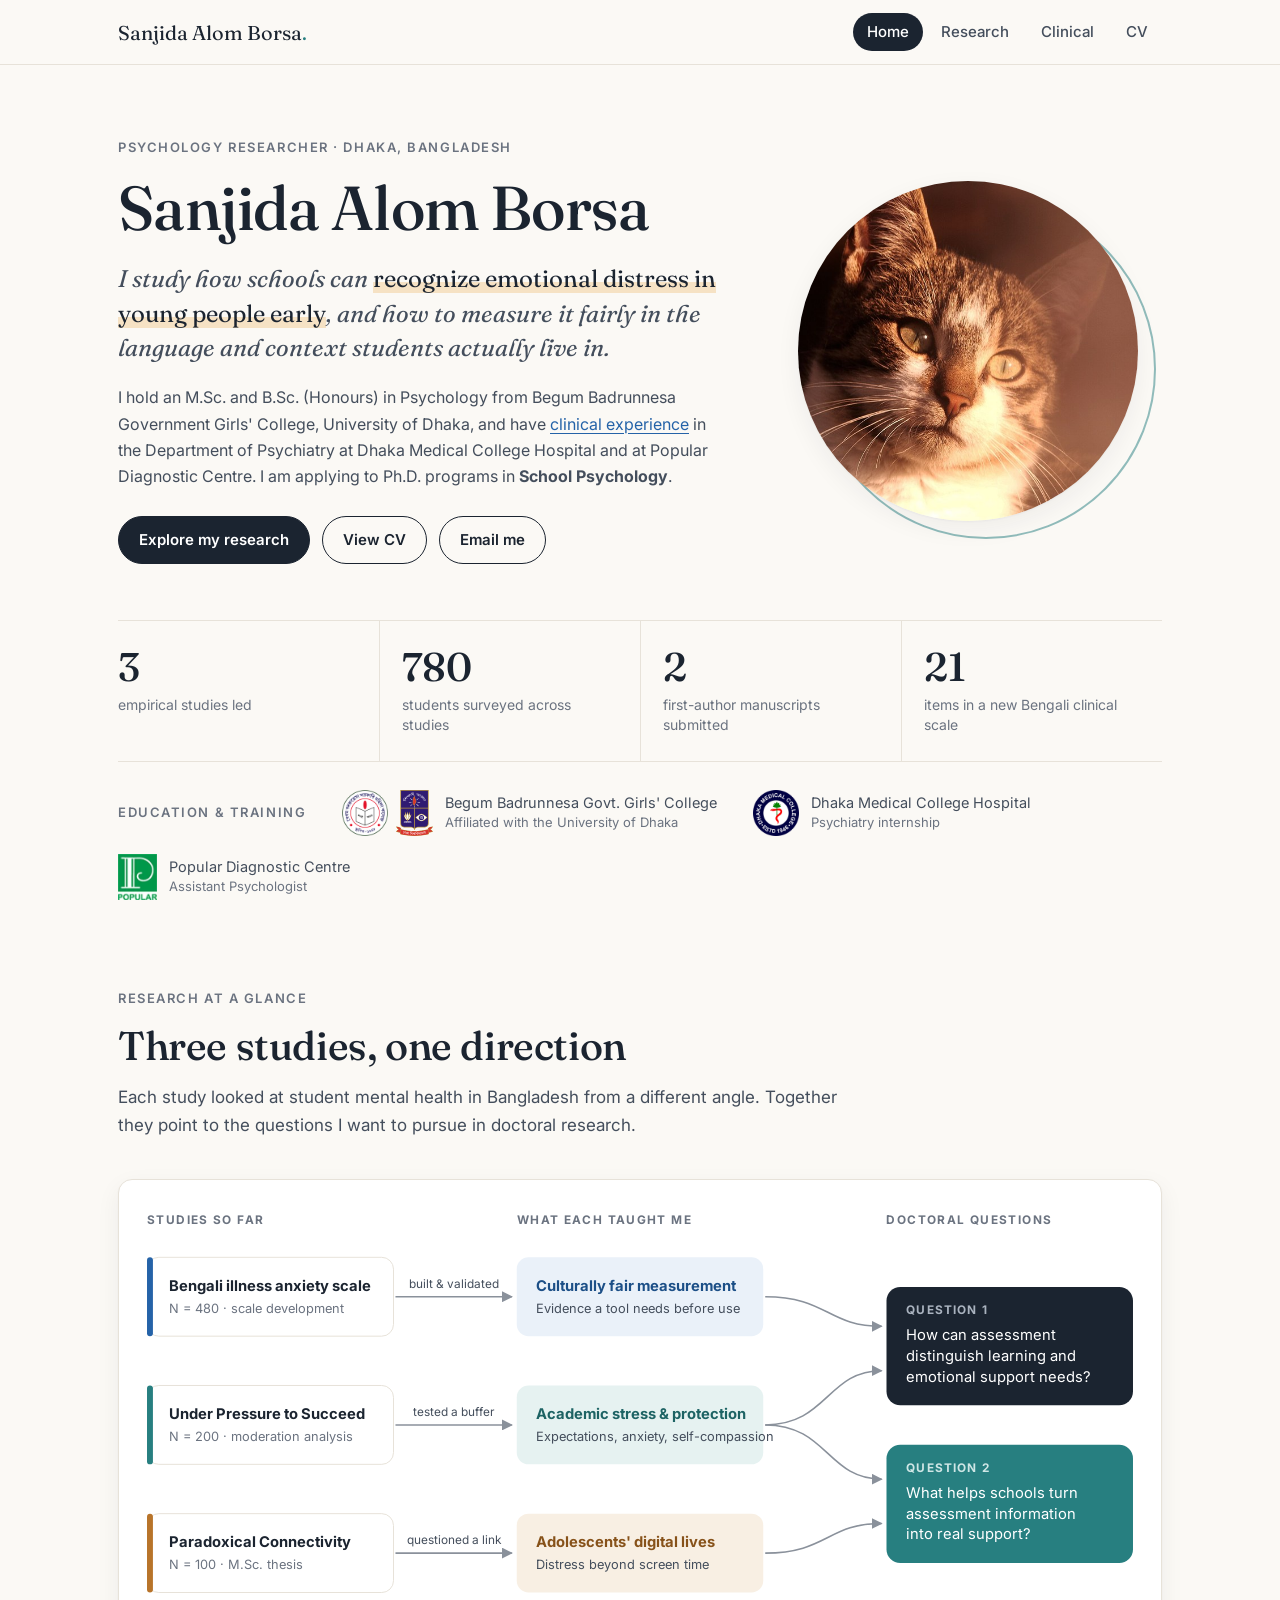
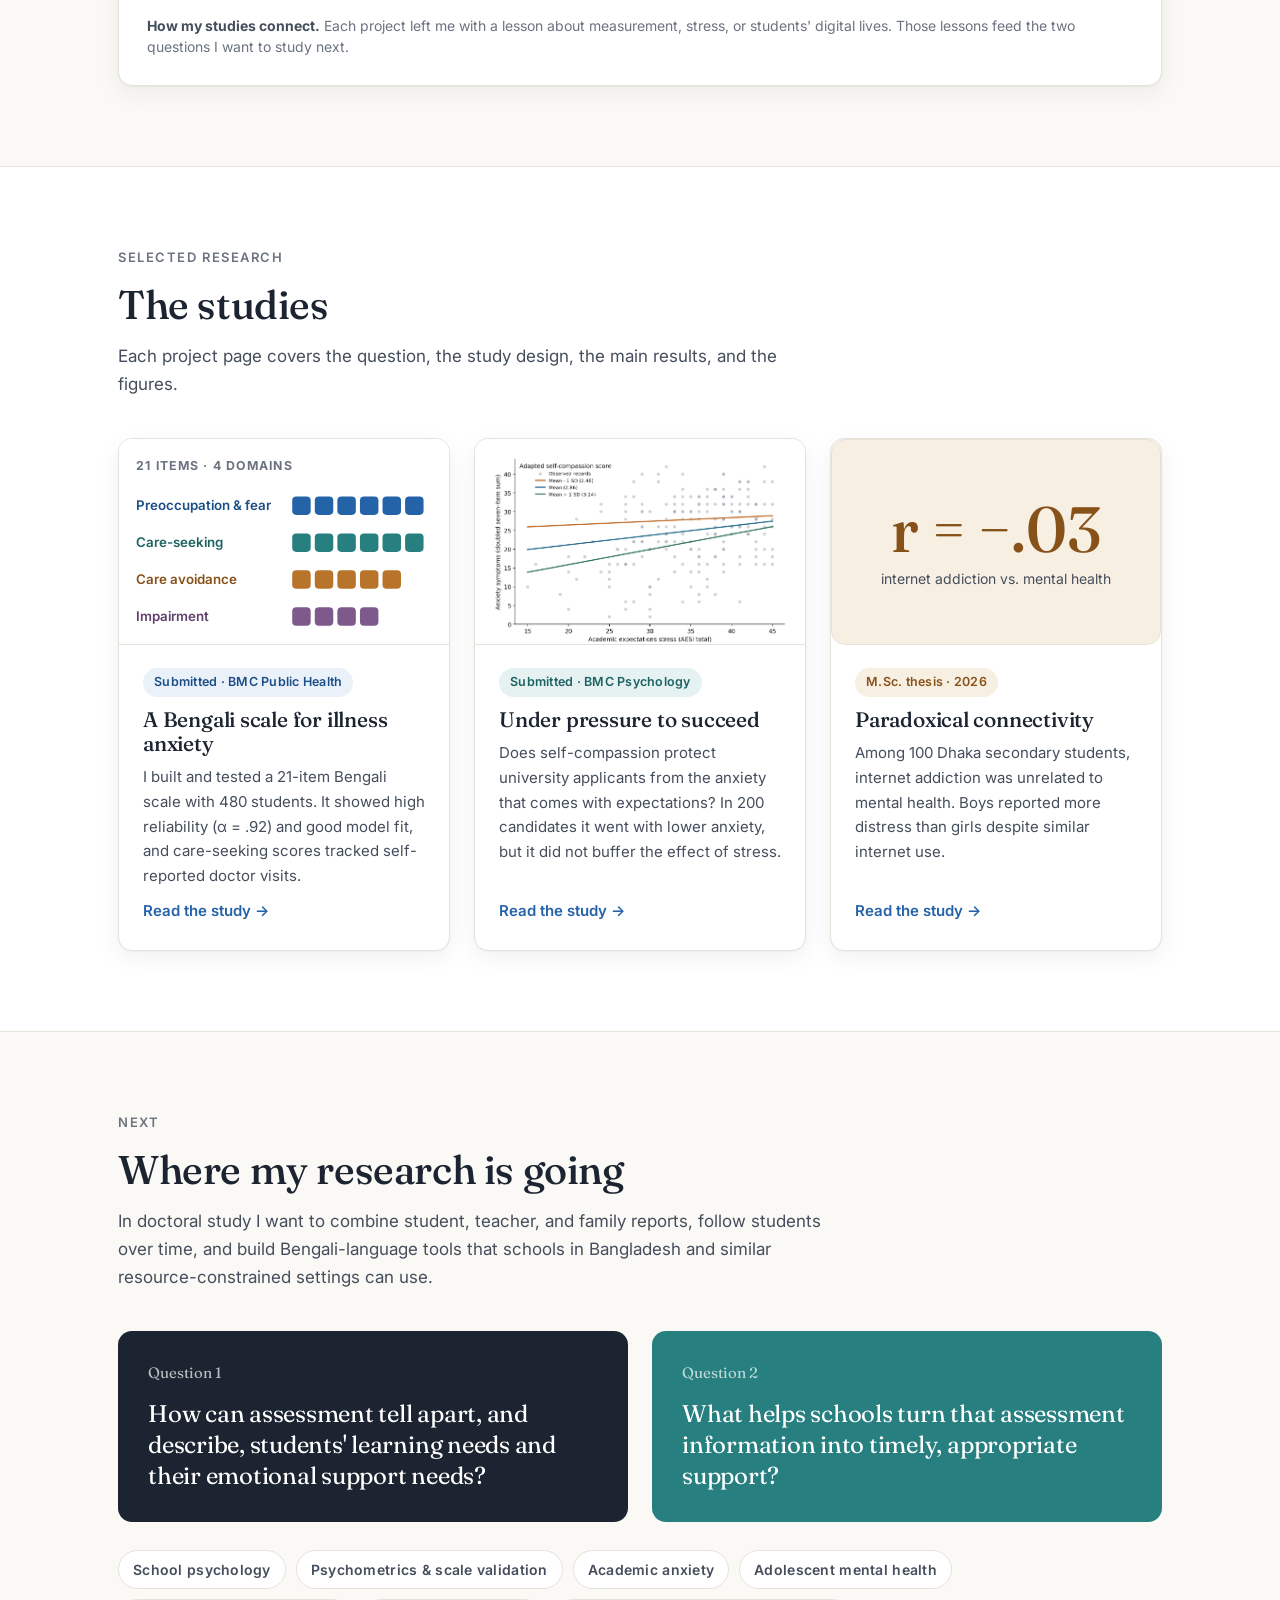
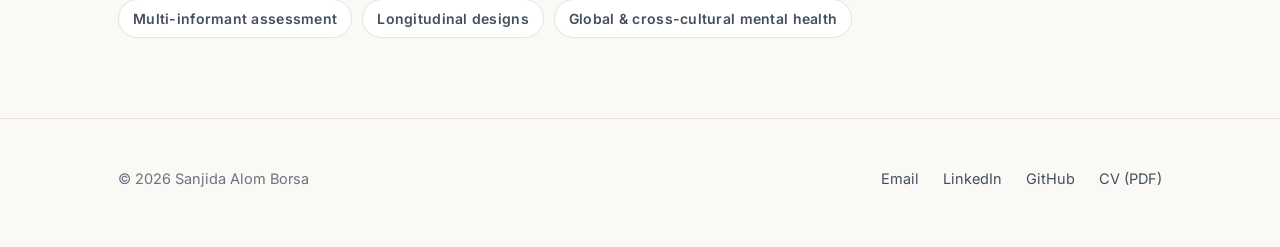
<file: index.html>
<!DOCTYPE html>
<html lang="en">
<head>
  <meta charset="utf-8">
  <meta name="viewport" content="width=device-width, initial-scale=1">
  <title>Sanjida Alom Borsa — Psychology Researcher</title>
  <meta name="description" content="Sanjida Alom Borsa is a psychology researcher from Bangladesh studying culturally appropriate assessment, academic stress, and adolescent mental health. Applying to Ph.D. programs in School Psychology.">
  <meta property="og:title" content="Sanjida Alom Borsa — Psychology Researcher">
  <meta property="og:description" content="Culturally appropriate assessment, academic stress, and adolescent mental health.">
  <meta property="og:type" content="website">
  <meta property="og:url" content="https://sanjidab74-cloud.github.io/">
  <meta property="og:image" content="https://sanjidab74-cloud.github.io/images/fig/iad-domains.png">
  <link rel="icon" href="data:image/svg+xml,%3Csvg xmlns='http://www.w3.org/2000/svg' viewBox='0 0 64 64'%3E%3Ccircle cx='32' cy='32' r='32' fill='%231b2430'/%3E%3Ctext x='32' y='43' font-family='Georgia' font-size='32' fill='%23fff' text-anchor='middle'%3ES%3C/text%3E%3C/svg%3E">
  <link rel="preconnect" href="https://fonts.googleapis.com">
  <link rel="preconnect" href="https://fonts.gstatic.com" crossorigin>
  <link href="https://fonts.googleapis.com/css2?family=Fraunces:ital,opsz,wght@0,9..144,400;0,9..144,500;1,9..144,400&family=Inter:wght@400;500;600;700&display=swap" rel="stylesheet">
  <link rel="stylesheet" href="style.css?v=5">
</head>
<body>

<header class="site-header">
  <div class="wrap">
    <a class="brand" href="index.html">Sanjida <span class="full">Alom </span>Borsa<span class="tick">.</span></a>
    <nav class="nav" aria-label="Main">
      <a href="index.html" aria-current="page">Home</a>
      <a href="research.html">Research</a>
      <a href="clinical.html">Clinical</a>
      <a href="cv.html">CV</a>
    </nav>
  </div>
</header>

<main>
  <section class="hero">
    <div class="wrap">
      <div>
        <div class="eyebrow">Psychology researcher &middot; Dhaka, Bangladesh</div>
        <h1>Sanjida Alom Borsa</h1>
        <p class="lead">I study how schools can <em>recognize emotional distress in young people early</em>, and how to measure it fairly in the language and context students actually live in.</p>
        <p>I hold an M.Sc. and B.Sc. (Honours) in Psychology from Begum Badrunnesa Government Girls' College, University of Dhaka, and have <a href="clinical.html">clinical experience</a> in the Department of Psychiatry at Dhaka Medical College Hospital and at Popular Diagnostic Centre. I am applying to Ph.D. programs in <strong>School Psychology</strong>.</p>
        <div class="btn-row">
          <a class="btn primary" href="research.html">Explore my research</a>
          <a class="btn" href="cv.html">View CV</a>
          <a class="btn" href="mailto:sanjidab74@gmail.com">Email me</a>
        </div>
      </div>
      <div class="portrait">
        <img src="images/profile.jpg" alt="Placeholder profile photo of a cat" width="600" height="600">
      </div>
    </div>
  </section>

  <div class="wrap">
    <div class="stats">
      <div class="stat"><b>3</b><span>empirical studies led</span></div>
      <div class="stat"><b>780</b><span>students surveyed across studies</span></div>
      <div class="stat"><b>2</b><span>first-author manuscripts submitted</span></div>
      <div class="stat"><b>21</b><span>items in a new Bengali clinical scale</span></div>
    </div>
    <div class="logo-strip">
      <span class="label">Education &amp; training</span>
      <a class="logo-item" href="cv.html"><span class="logo-pair"><img src="images/logos/begum-badrunnesa-college.png" alt="Begum Badrunnesa Government Girls' College logo" width="46" height="46"><img src="images/logos/university-of-dhaka.svg" alt="University of Dhaka logo" width="37" height="46"></span><span>Begum Badrunnesa Govt. Girls' College<br><small>Affiliated with the University of Dhaka</small></span></a>
      <a class="logo-item" href="clinical.html"><img src="images/logos/dhaka-medical-college.png" alt="Dhaka Medical College logo" width="46" height="46"><span>Dhaka Medical College Hospital<br><small>Psychiatry internship</small></span></a>
      <a class="logo-item" href="clinical.html"><img src="images/logos/popular-diagnostic.png" alt="Popular Diagnostic Centre logo" width="39" height="46"><span>Popular Diagnostic Centre<br><small>Assistant Psychologist</small></span></a>
    </div>
  </div>

  <section class="section">
    <div class="wrap">
      <div class="section-head">
        <div class="eyebrow">Research at a glance</div>
        <h2>Three studies, one direction</h2>
        <p>Each study looked at student mental health in Bangladesh from a different angle. Together they point to the questions I want to pursue in doctoral research.</p>
      </div>

      <figure class="diagram">
        <div class="scroll">
        <svg viewBox="0 0 1000 400" role="img" aria-label="Diagram: the scale-development study taught culturally fair measurement, the self-compassion study examined academic stress and protective factors, and the thesis examined adolescents' digital lives. These feed two doctoral questions: how assessment can distinguish learning and emotional needs, and what helps schools turn assessment into support.">
          <defs>
            <marker id="m-arrow" viewBox="0 0 10 10" refX="9" refY="5" markerWidth="7" markerHeight="7" orient="auto-start-reverse">
              <path d="M0 0 L10 5 L0 10 z" fill="#8a919b"/>
            </marker>
          </defs>

          <g font-size="12" font-weight="700" fill="#6b7380" letter-spacing="1.4">
            <text x="0" y="16">STUDIES SO FAR</text>
            <text x="375" y="16">WHAT EACH TAUGHT ME</text>
            <text x="750" y="16">DOCTORAL QUESTIONS</text>
          </g>

          <!-- studies -->
          <g>
            <rect x="0" y="50" width="250" height="80" rx="12" fill="#fff" stroke="#e7e2d9"/>
            <rect x="0" y="50" width="6" height="80" rx="3" fill="#2563a8"/>
            <text x="22" y="84" font-size="15" font-weight="700" fill="#1b2430">Bengali illness anxiety scale</text>
            <text x="22" y="106" font-size="13" fill="#6b7380">N = 480 &#183; scale development</text>

            <rect x="0" y="180" width="250" height="80" rx="12" fill="#fff" stroke="#e7e2d9"/>
            <rect x="0" y="180" width="6" height="80" rx="3" fill="#277f80"/>
            <text x="22" y="214" font-size="15" font-weight="700" fill="#1b2430">Under Pressure to Succeed</text>
            <text x="22" y="236" font-size="13" fill="#6b7380">N = 200 &#183; moderation analysis</text>

            <rect x="0" y="310" width="250" height="80" rx="12" fill="#fff" stroke="#e7e2d9"/>
            <rect x="0" y="310" width="6" height="80" rx="3" fill="#b8742a"/>
            <text x="22" y="344" font-size="15" font-weight="700" fill="#1b2430">Paradoxical Connectivity</text>
            <text x="22" y="366" font-size="13" fill="#6b7380">N = 100 &#183; M.Sc. thesis</text>
          </g>

          <!-- study -> lesson -->
          <g stroke="#8a919b" stroke-width="1.6" fill="none" marker-end="url(#m-arrow)">
            <line x1="252" y1="90" x2="370" y2="90"/>
            <line x1="252" y1="220" x2="370" y2="220"/>
            <line x1="252" y1="350" x2="370" y2="350"/>
          </g>
          <g font-size="12" fill="#444e5c" text-anchor="middle">
            <text x="311" y="81">built &amp; validated</text>
            <text x="311" y="211">tested a buffer</text>
            <text x="311" y="341">questioned a link</text>
          </g>

          <!-- lessons -->
          <g>
            <rect x="375" y="50" width="250" height="80" rx="12" fill="#eaf1f9"/>
            <text x="395" y="84" font-size="15" font-weight="700" fill="#1c4f87">Culturally fair measurement</text>
            <text x="395" y="106" font-size="13" fill="#444e5c">Evidence a tool needs before use</text>

            <rect x="375" y="180" width="250" height="80" rx="12" fill="#e6f2f1"/>
            <text x="395" y="214" font-size="15" font-weight="700" fill="#1d6364">Academic stress &amp; protection</text>
            <text x="395" y="236" font-size="13" fill="#444e5c">Expectations, anxiety, self-compassion</text>

            <rect x="375" y="310" width="250" height="80" rx="12" fill="#f8efe3"/>
            <text x="395" y="344" font-size="15" font-weight="700" fill="#87521a">Adolescents' digital lives</text>
            <text x="395" y="366" font-size="13" fill="#444e5c">Distress beyond screen time</text>
          </g>

          <!-- lesson -> question -->
          <g stroke="#8a919b" stroke-width="1.6" fill="none" marker-end="url(#m-arrow)">
            <path d="M627 90 C 690 90, 690 120, 745 120"/>
            <path d="M627 220 C 690 220, 690 165, 745 165"/>
            <path d="M627 220 C 690 220, 690 275, 745 275"/>
            <path d="M627 350 C 690 350, 690 320, 745 320"/>
          </g>

          <!-- questions -->
          <g>
            <rect x="750" y="80" width="250" height="120" rx="14" fill="#1b2430"/>
            <text x="770" y="108" font-size="12" font-weight="700" fill="#aab3bf" letter-spacing="1.2">QUESTION 1</text>
            <text x="770" y="134" font-size="15" fill="#fff">How can assessment</text>
            <text x="770" y="155" font-size="15" fill="#fff">distinguish learning and</text>
            <text x="770" y="176" font-size="15" fill="#fff">emotional support needs?</text>

            <rect x="750" y="240" width="250" height="120" rx="14" fill="#277f80"/>
            <text x="770" y="268" font-size="12" font-weight="700" fill="#cfe6e5" letter-spacing="1.2">QUESTION 2</text>
            <text x="770" y="294" font-size="15" fill="#fff">What helps schools turn</text>
            <text x="770" y="315" font-size="15" fill="#fff">assessment information</text>
            <text x="770" y="336" font-size="15" fill="#fff">into real support?</text>
          </g>
        </svg>
        </div>
        <figcaption><b>How my studies connect.</b> Each project left me with a lesson about measurement, stress, or students' digital lives. Those lessons feed the two questions I want to study next.</figcaption>
      </figure>
    </div>
  </section>

  <section class="section alt">
    <div class="wrap">
      <div class="section-head">
        <div class="eyebrow">Selected research</div>
        <h2>The studies</h2>
        <p>Each project page covers the question, the study design, the main results, and the figures.</p>
      </div>

      <div class="cards">
        <a class="card" href="research.html#illness-anxiety">
          <div class="card-media svg"><svg viewBox="0 0 320 200" role="img" aria-label="21 items in four domains: preoccupation and fear (6), care-seeking and checking (6), care avoidance (5), functional impairment (4)"><text x="16" y="30" font-size="12" font-weight="700" fill="#6b7380" letter-spacing="1.2">21 ITEMS &#183; 4 DOMAINS</text><text x="16" y="69" font-size="13" font-weight="600" fill="#1c4f87">Preoccupation &amp; fear</text><rect x="168" y="56" width="18" height="18" rx="4" fill="#2563a8"/><rect x="190" y="56" width="18" height="18" rx="4" fill="#2563a8"/><rect x="212" y="56" width="18" height="18" rx="4" fill="#2563a8"/><rect x="234" y="56" width="18" height="18" rx="4" fill="#2563a8"/><rect x="256" y="56" width="18" height="18" rx="4" fill="#2563a8"/><rect x="278" y="56" width="18" height="18" rx="4" fill="#2563a8"/><text x="16" y="105" font-size="13" font-weight="600" fill="#1d6364">Care-seeking</text><rect x="168" y="92" width="18" height="18" rx="4" fill="#277f80"/><rect x="190" y="92" width="18" height="18" rx="4" fill="#277f80"/><rect x="212" y="92" width="18" height="18" rx="4" fill="#277f80"/><rect x="234" y="92" width="18" height="18" rx="4" fill="#277f80"/><rect x="256" y="92" width="18" height="18" rx="4" fill="#277f80"/><rect x="278" y="92" width="18" height="18" rx="4" fill="#277f80"/><text x="16" y="141" font-size="13" font-weight="600" fill="#87521a">Care avoidance</text><rect x="168" y="128" width="18" height="18" rx="4" fill="#b8742a"/><rect x="190" y="128" width="18" height="18" rx="4" fill="#b8742a"/><rect x="212" y="128" width="18" height="18" rx="4" fill="#b8742a"/><rect x="234" y="128" width="18" height="18" rx="4" fill="#b8742a"/><rect x="256" y="128" width="18" height="18" rx="4" fill="#b8742a"/><text x="16" y="177" font-size="13" font-weight="600" fill="#5f3f6d">Impairment</text><rect x="168" y="164" width="18" height="18" rx="4" fill="#7e5a8c"/><rect x="190" y="164" width="18" height="18" rx="4" fill="#7e5a8c"/><rect x="212" y="164" width="18" height="18" rx="4" fill="#7e5a8c"/><rect x="234" y="164" width="18" height="18" rx="4" fill="#7e5a8c"/></svg></div>
          <div class="card-body">
            <div><span class="chip blue">Submitted &middot; BMC Public Health</span></div>
            <h3>A Bengali scale for illness anxiety</h3>
            <p>I built and tested a 21-item Bengali scale with 480 students. It showed high reliability (&alpha; = .92) and good model fit, and care-seeking scores tracked self-reported doctor visits.</p>
            <span class="more">Read the study</span>
          </div>
        </a>

        <a class="card" href="research.html#under-pressure">
          <div class="card-media"><img src="images/fig/up-moderation.png" alt="Anxiety rising with academic expectations stress at three levels of self-compassion" loading="lazy"></div>
          <div class="card-body">
            <div><span class="chip teal">Submitted &middot; BMC Psychology</span></div>
            <h3>Under pressure to succeed</h3>
            <p>Does self-compassion protect university applicants from the anxiety that comes with expectations? In 200 candidates it went with lower anxiety, but it did not buffer the effect of stress.</p>
            <span class="more">Read the study</span>
          </div>
        </a>

        <a class="card" href="research.html#paradoxical-connectivity">
          <div class="card-media number"><div><b>r = &minus;.03</b><span>internet addiction vs. mental health</span></div></div>
          <div class="card-body">
            <div><span class="chip ochre">M.Sc. thesis &middot; 2026</span></div>
            <h3>Paradoxical connectivity</h3>
            <p>Among 100 Dhaka secondary students, internet addiction was unrelated to mental health. Boys reported more distress than girls despite similar internet use.</p>
            <span class="more">Read the study</span>
          </div>
        </a>
      </div>
    </div>
  </section>

  <section class="section">
    <div class="wrap">
      <div class="section-head">
        <div class="eyebrow">Next</div>
        <h2>Where my research is going</h2>
        <p>In doctoral study I want to combine student, teacher, and family reports, follow students over time, and build Bengali-language tools that schools in Bangladesh and similar resource-constrained settings can use.</p>
      </div>
      <div class="agenda">
        <div class="question">
          <span class="num">Question 1</span>
          <h3>How can assessment tell apart, and describe, students' learning needs and their emotional support needs?</h3>
        </div>
        <div class="question">
          <span class="num">Question 2</span>
          <h3>What helps schools turn that assessment information into timely, appropriate support?</h3>
        </div>
      </div>
      <div class="interests">
        <span class="chip">School psychology</span>
        <span class="chip">Psychometrics &amp; scale validation</span>
        <span class="chip">Academic anxiety</span>
        <span class="chip">Adolescent mental health</span>
        <span class="chip">Multi-informant assessment</span>
        <span class="chip">Longitudinal designs</span>
        <span class="chip">Global &amp; cross-cultural mental health</span>
      </div>
    </div>
  </section>
</main>

<footer class="site-footer">
  <div class="wrap">
    <span>&copy; 2026 Sanjida Alom Borsa</span>
    <span>
      <a href="mailto:sanjidab74@gmail.com">Email</a>
      <a href="https://bd.linkedin.com/in/sanjida-alom-ba01aa2b1">LinkedIn</a>
      <a href="https://github.com/sanjidab74-cloud">GitHub</a>
      <a href="data/Sanjida_Alom_Borsa_CV.pdf">CV (PDF)</a>
    </span>
  </div>
</footer>

</body>
</html>
</file>
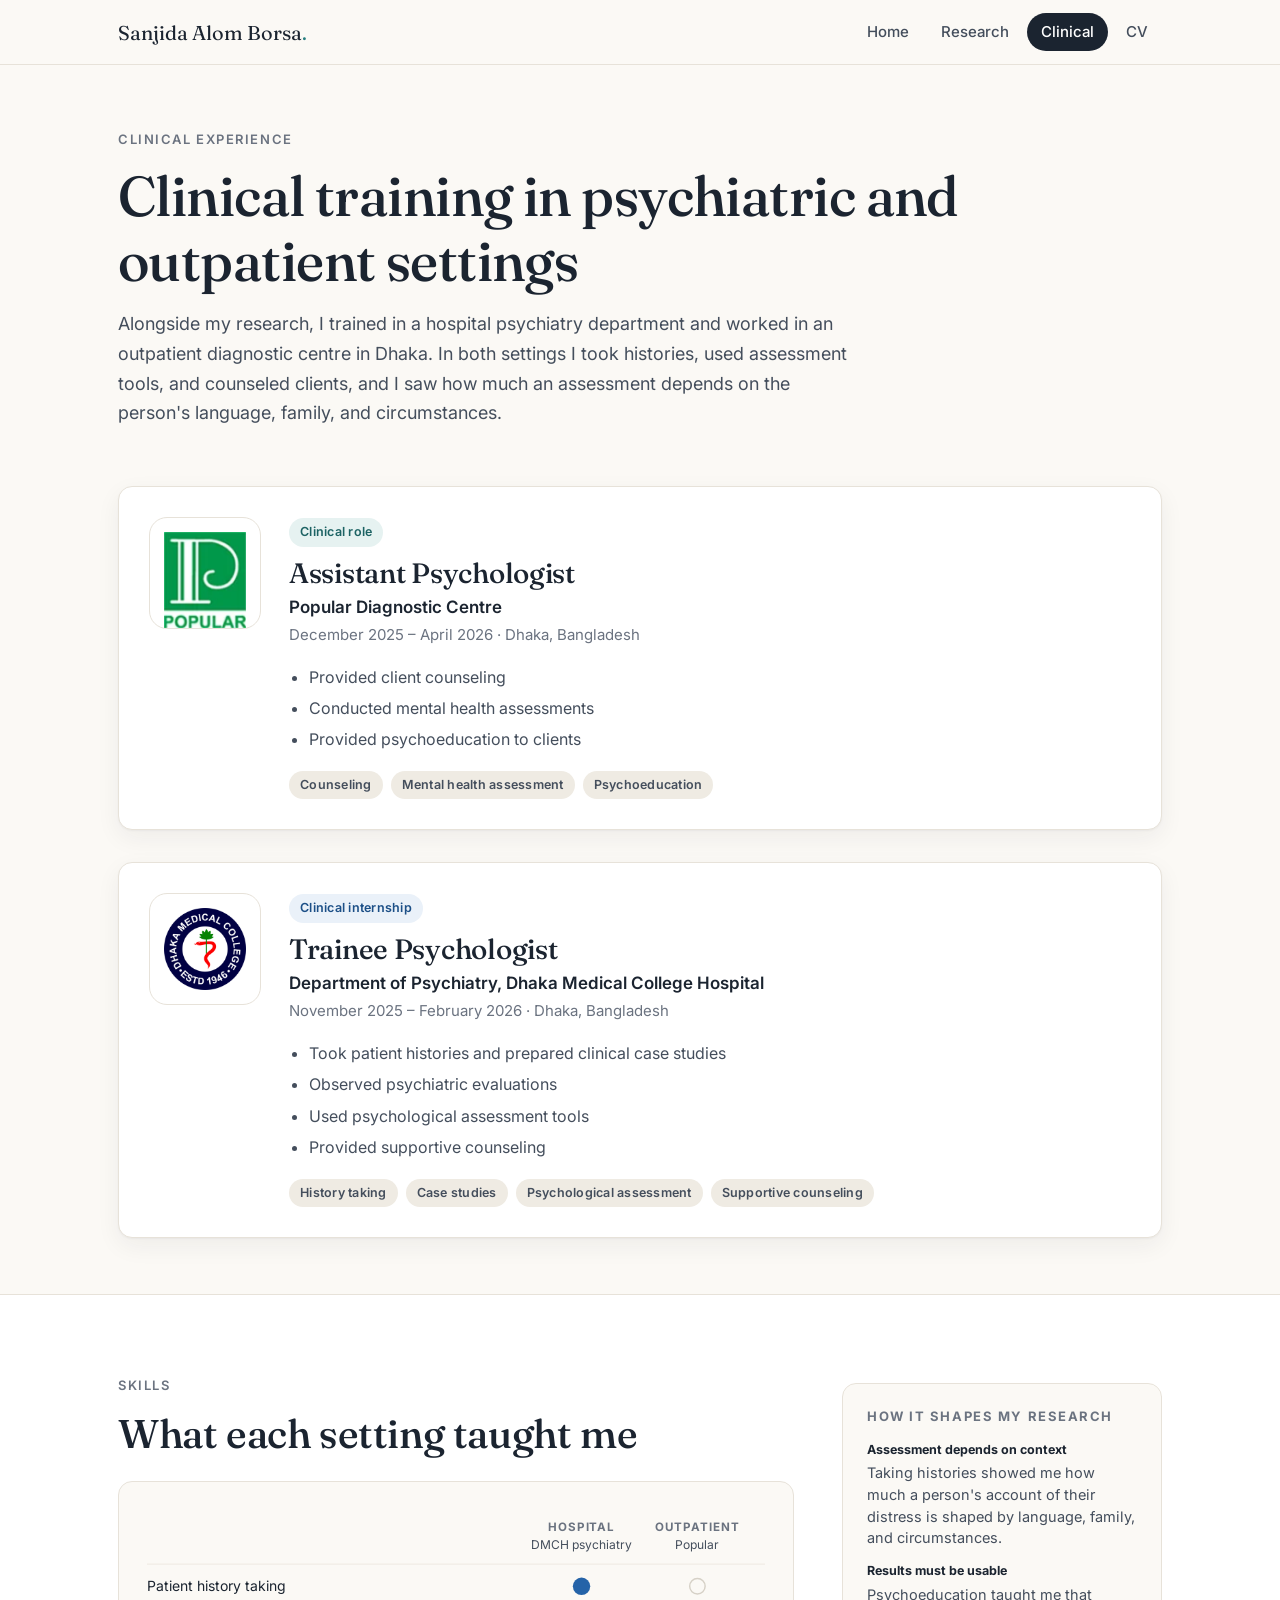
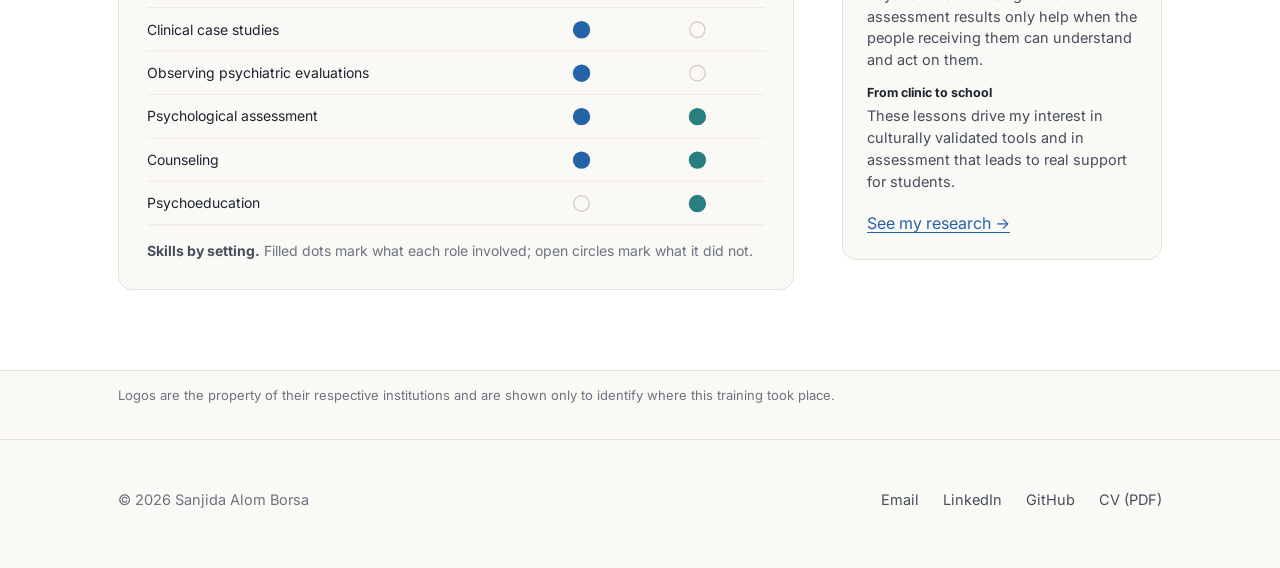
<file: clinical.html>
<!DOCTYPE html>
<html lang="en">
<head>
  <meta charset="utf-8">
  <meta name="viewport" content="width=device-width, initial-scale=1">
  <title>Clinical Experience — Sanjida Alom Borsa</title>
  <meta name="description" content="Clinical experience of Sanjida Alom Borsa: trainee psychologist at the Department of Psychiatry, Dhaka Medical College Hospital, and assistant psychologist at Popular Diagnostic Centre.">
  <meta property="og:title" content="Clinical Experience — Sanjida Alom Borsa">
  <meta property="og:type" content="website">
  <meta property="og:url" content="https://sanjidab74-cloud.github.io/clinical.html">
  <link rel="icon" href="data:image/svg+xml,%3Csvg xmlns='http://www.w3.org/2000/svg' viewBox='0 0 64 64'%3E%3Ccircle cx='32' cy='32' r='32' fill='%231b2430'/%3E%3Ctext x='32' y='43' font-family='Georgia' font-size='32' fill='%23fff' text-anchor='middle'%3ES%3C/text%3E%3C/svg%3E">
  <link rel="preconnect" href="https://fonts.googleapis.com">
  <link rel="preconnect" href="https://fonts.gstatic.com" crossorigin>
  <link href="https://fonts.googleapis.com/css2?family=Fraunces:ital,opsz,wght@0,9..144,400;0,9..144,500;1,9..144,400&family=Inter:wght@400;500;600;700&display=swap" rel="stylesheet">
  <link rel="stylesheet" href="style.css?v=5">
</head>
<body>

<header class="site-header">
  <div class="wrap">
    <a class="brand" href="index.html">Sanjida <span class="full">Alom </span>Borsa<span class="tick">.</span></a>
    <nav class="nav" aria-label="Main">
      <a href="index.html">Home</a>
      <a href="research.html">Research</a>
      <a href="clinical.html" aria-current="page">Clinical</a>
      <a href="cv.html">CV</a>
    </nav>
  </div>
</header>

<main>
  <section class="page-head">
    <div class="wrap">
      <div class="eyebrow">Clinical experience</div>
      <h1>Clinical training in psychiatric and outpatient settings</h1>
      <p>Alongside my research, I trained in a hospital psychiatry department and worked in an outpatient diagnostic centre in Dhaka. In both settings I took histories, used assessment tools, and counseled clients, and I saw how much an assessment depends on the person's language, family, and circumstances.</p>
    </div>
  </section>

  <div class="wrap">
    <div class="roles">
      <article class="role">
        <div class="role-logo"><img src="images/logos/popular-diagnostic.png" alt="Popular Diagnostic Centre logo" width="178" height="208"></div>
        <div>
          <span class="chip teal">Clinical role</span>
          <h2>Assistant Psychologist</h2>
          <p class="org">Popular Diagnostic Centre</p>
          <p class="meta">December 2025 &ndash; April 2026 &middot; Dhaka, Bangladesh</p>
          <ul>
            <li>Provided client counseling</li>
            <li>Conducted mental health assessments</li>
            <li>Provided psychoeducation to clients</li>
          </ul>
          <div class="tags">
            <span class="chip">Counseling</span><span class="chip">Mental health assessment</span><span class="chip">Psychoeducation</span>
          </div>
        </div>
      </article>

      <article class="role">
        <div class="role-logo"><img src="images/logos/dhaka-medical-college.png" alt="Dhaka Medical College logo" width="240" height="240"></div>
        <div>
          <span class="chip blue">Clinical internship</span>
          <h2>Trainee Psychologist</h2>
          <p class="org">Department of Psychiatry, Dhaka Medical College Hospital</p>
          <p class="meta">November 2025 &ndash; February 2026 &middot; Dhaka, Bangladesh</p>
          <ul>
            <li>Took patient histories and prepared clinical case studies</li>
            <li>Observed psychiatric evaluations</li>
            <li>Used psychological assessment tools</li>
            <li>Provided supportive counseling</li>
          </ul>
          <div class="tags">
            <span class="chip">History taking</span><span class="chip">Case studies</span><span class="chip">Psychological assessment</span><span class="chip">Supportive counseling</span>
          </div>
        </div>
      </article>
    </div>
  </div>


  <section class="section alt" style="margin-top:56px">
    <div class="wrap">
      <div class="study-grid">
        <div>
          <div class="section-head" style="margin-bottom:24px">
            <div class="eyebrow">Skills</div>
            <h2>What each setting taught me</h2>
          </div>
          <figure class="diagram">
            <svg viewBox="0 0 640 330" role="img" aria-label="Skills by setting. Dhaka Medical College Hospital: patient histories, case studies, observing psychiatric evaluations, psychological assessment, and counseling. Popular Diagnostic Centre: psychological assessment, counseling, and psychoeducation.">
              <g font-size="12" font-weight="700" fill="#6b7380" letter-spacing="1" text-anchor="middle">
                <text x="450" y="22">HOSPITAL</text><text x="570" y="22">OUTPATIENT</text>
              </g>
              <g font-size="12.5" fill="#444e5c" text-anchor="middle">
                <text x="450" y="40">DMCH psychiatry</text><text x="570" y="40">Popular</text>
              </g>
              <g stroke="#eee9e1">
                <line x1="0" y1="56" x2="640" y2="56"/><line x1="0" y1="101" x2="640" y2="101"/><line x1="0" y1="146" x2="640" y2="146"/>
                <line x1="0" y1="191" x2="640" y2="191"/><line x1="0" y1="236" x2="640" y2="236"/><line x1="0" y1="281" x2="640" y2="281"/><line x1="0" y1="326" x2="640" y2="326"/>
              </g>
              <g font-size="14.5" fill="#1b2430">
                <text x="0" y="84">Patient history taking</text>
                <text x="0" y="129">Clinical case studies</text>
                <text x="0" y="174">Observing psychiatric evaluations</text>
                <text x="0" y="219">Psychological assessment</text>
                <text x="0" y="264">Counseling</text>
                <text x="0" y="309">Psychoeducation</text>
              </g>
              <g fill="#2563a8">
                <circle cx="450" cy="79" r="9"/><circle cx="450" cy="124" r="9"/><circle cx="450" cy="169" r="9"/>
                <circle cx="450" cy="214" r="9"/><circle cx="450" cy="259" r="9"/>
              </g>
              <circle cx="450" cy="304" r="8" fill="none" stroke="#d6d1c7" stroke-width="1.5"/>
              <g fill="none" stroke="#d6d1c7" stroke-width="1.5">
                <circle cx="570" cy="79" r="8"/><circle cx="570" cy="124" r="8"/><circle cx="570" cy="169" r="8"/>
              </g>
              <g fill="#277f80">
                <circle cx="570" cy="214" r="9"/><circle cx="570" cy="259" r="9"/><circle cx="570" cy="304" r="9"/>
              </g>
            </svg>
            <figcaption><b>Skills by setting.</b> Filled dots mark what each role involved; open circles mark what it did not.</figcaption>
          </figure>
        </div>

        <aside class="glance" style="margin-top:8px">
          <h4>How it shapes my research</h4>
          <dl>
            <div><dt>Assessment depends on context</dt><dd>Taking histories showed me how much a person's account of their distress is shaped by language, family, and circumstances.</dd></div>
            <div><dt>Results must be usable</dt><dd>Psychoeducation taught me that assessment results only help when the people receiving them can understand and act on them.</dd></div>
            <div><dt>From clinic to school</dt><dd>These lessons drive my interest in culturally validated tools and in assessment that leads to real support for students.</dd></div>
          </dl>
          <p style="margin:18px 0 0"><a href="research.html">See my research &rarr;</a></p>
        </aside>
      </div>
    </div>
  </section>

  <div class="wrap">
    <p class="fine">Logos are the property of their respective institutions and are shown only to identify where this training took place.</p>
  </div>
</main>

<footer class="site-footer" style="margin-top:32px">
  <div class="wrap">
    <span>&copy; 2026 Sanjida Alom Borsa</span>
    <span>
      <a href="mailto:sanjidab74@gmail.com">Email</a>
      <a href="https://bd.linkedin.com/in/sanjida-alom-ba01aa2b1">LinkedIn</a>
      <a href="https://github.com/sanjidab74-cloud">GitHub</a>
      <a href="data/Sanjida_Alom_Borsa_CV.pdf">CV (PDF)</a>
    </span>
  </div>
</footer>

</body>
</html>
</file>
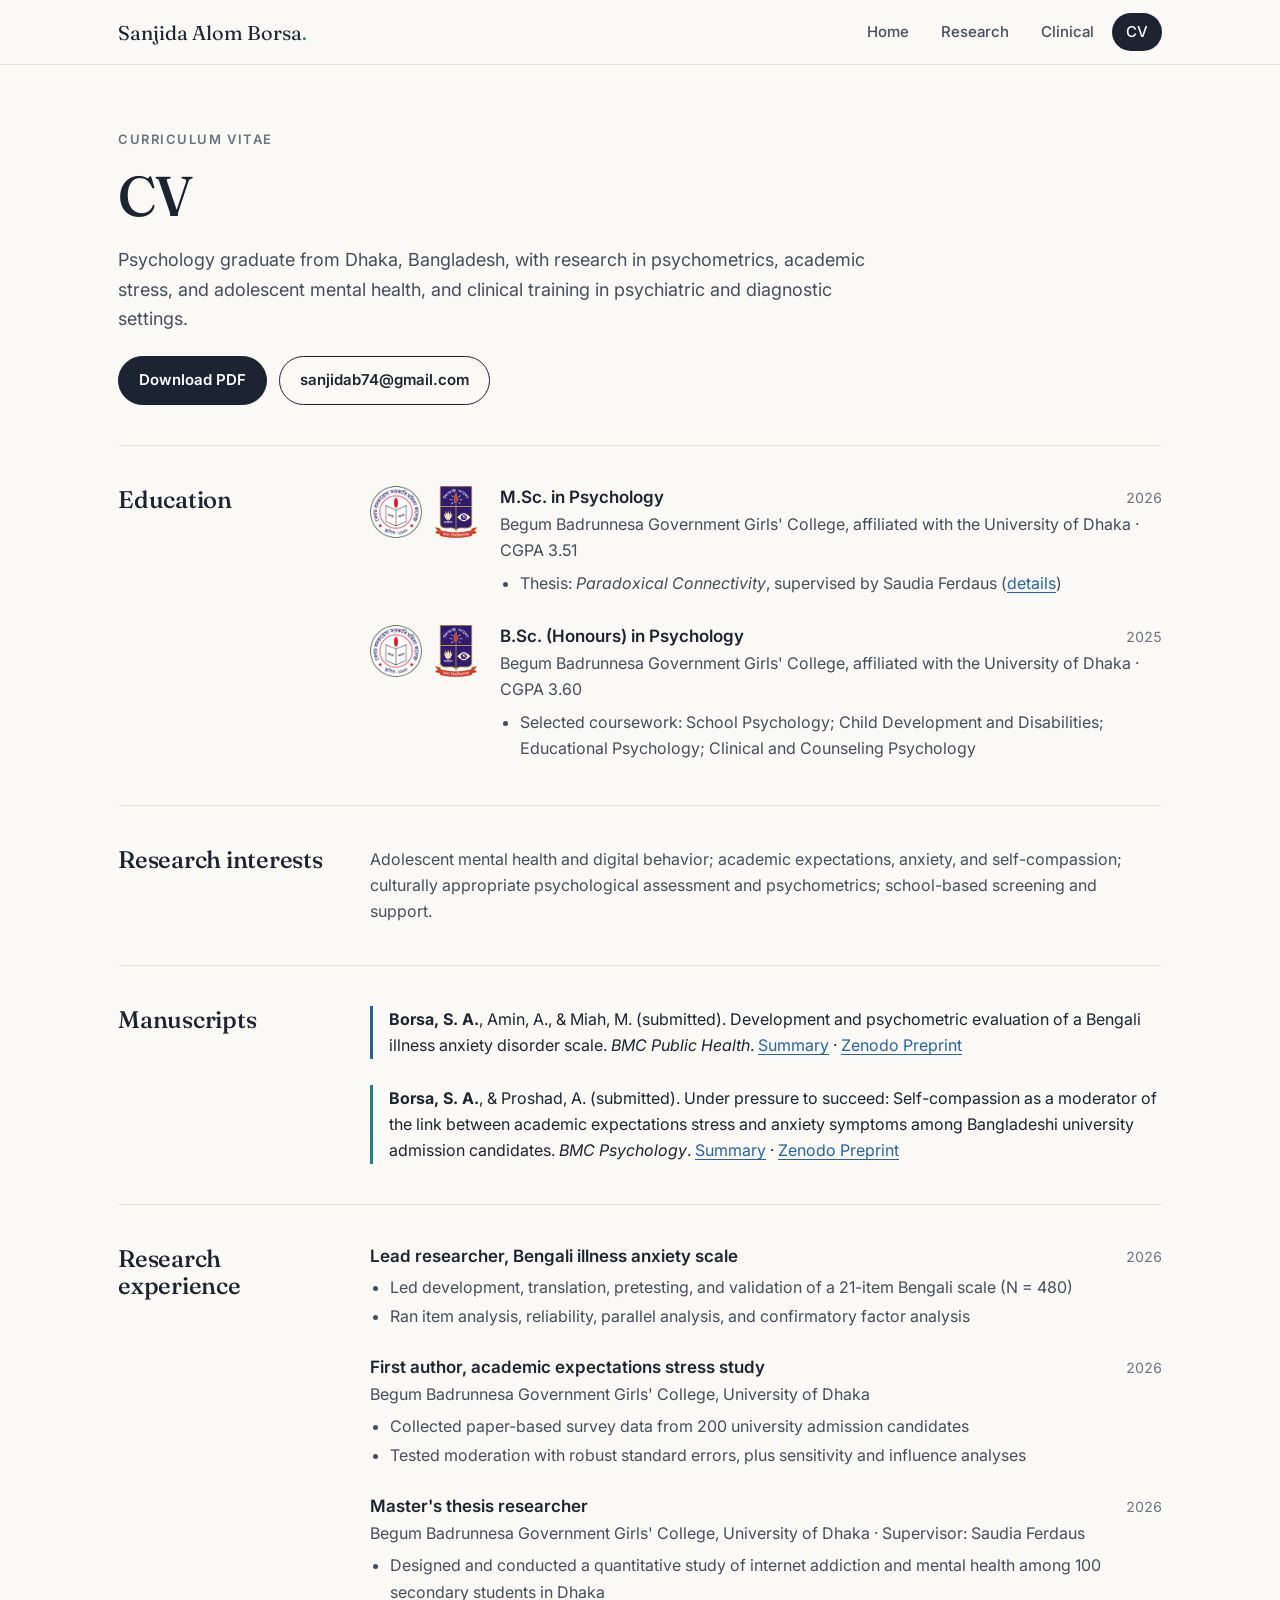
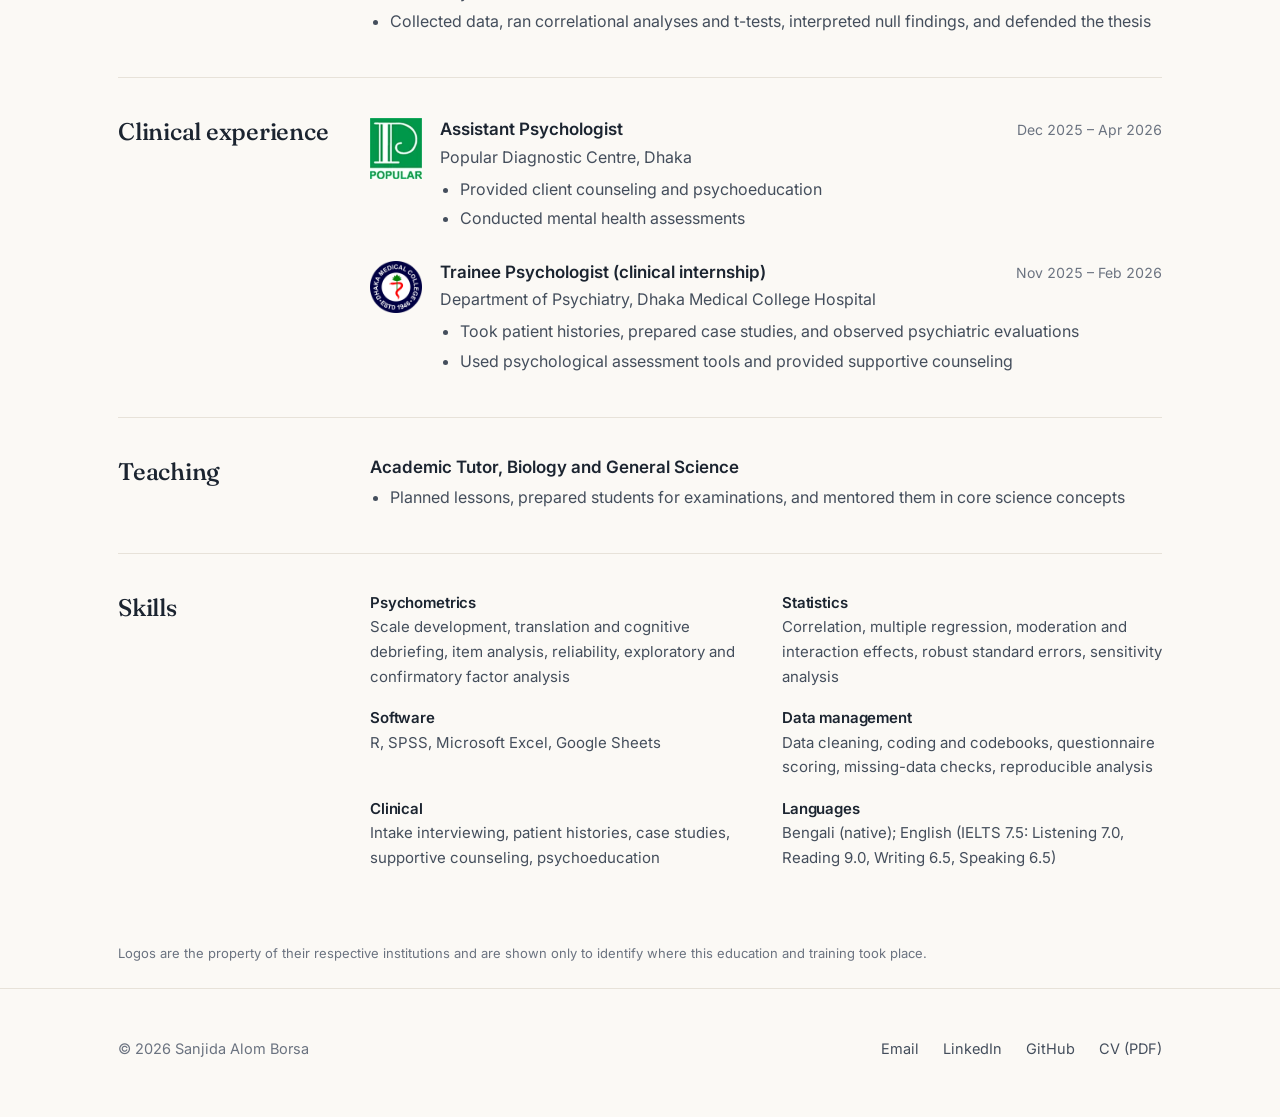
<file: cv.html>
<!DOCTYPE html>
<html lang="en">
<head>
  <meta charset="utf-8">
  <meta name="viewport" content="width=device-width, initial-scale=1">
  <title>CV — Sanjida Alom Borsa</title>
  <meta name="description" content="Curriculum vitae of Sanjida Alom Borsa: education, research, manuscripts, clinical experience, and skills.">
  <meta property="og:title" content="CV — Sanjida Alom Borsa">
  <meta property="og:type" content="website">
  <meta property="og:url" content="https://sanjidab74-cloud.github.io/cv.html">
  <link rel="icon" href="data:image/svg+xml,%3Csvg xmlns='http://www.w3.org/2000/svg' viewBox='0 0 64 64'%3E%3Ccircle cx='32' cy='32' r='32' fill='%231b2430'/%3E%3Ctext x='32' y='43' font-family='Georgia' font-size='32' fill='%23fff' text-anchor='middle'%3ES%3C/text%3E%3C/svg%3E">
  <link rel="preconnect" href="https://fonts.googleapis.com">
  <link rel="preconnect" href="https://fonts.gstatic.com" crossorigin>
  <link href="https://fonts.googleapis.com/css2?family=Fraunces:ital,opsz,wght@0,9..144,400;0,9..144,500;1,9..144,400&family=Inter:wght@400;500;600;700&display=swap" rel="stylesheet">
  <link rel="stylesheet" href="style.css?v=5">
</head>
<body>

<header class="site-header">
  <div class="wrap">
    <a class="brand" href="index.html">Sanjida <span class="full">Alom </span>Borsa<span class="tick">.</span></a>
    <nav class="nav" aria-label="Main">
      <a href="index.html">Home</a>
      <a href="research.html">Research</a>
      <a href="clinical.html">Clinical</a>
      <a href="cv.html" aria-current="page">CV</a>
    </nav>
  </div>
</header>

<main>
  <section class="page-head">
    <div class="wrap">
      <div class="eyebrow">Curriculum vitae</div>
      <h1>CV</h1>
      <p>Psychology graduate from Dhaka, Bangladesh, with research in psychometrics, academic stress, and adolescent mental health, and clinical training in psychiatric and diagnostic settings.</p>
      <div class="btn-row" style="margin-top:22px">
        <a class="btn primary" href="data/Sanjida_Alom_Borsa_CV.pdf">Download PDF</a>
        <a class="btn" href="mailto:sanjidab74@gmail.com">sanjidab74@gmail.com</a>
      </div>
    </div>
  </section>

  <div class="wrap">
    <section class="cv-section">
      <h2>Education</h2>
      <div>
        <div class="entry with-logo duo">
          <div class="entry-logo"><img src="images/logos/begum-badrunnesa-college.png" alt="Begum Badrunnesa Government Girls' College logo" loading="lazy"><img src="images/logos/university-of-dhaka.svg" alt="University of Dhaka logo" loading="lazy"></div>
          <div>
          <div class="entry-top"><h3>M.Sc. in Psychology</h3><span class="when">2026</span></div>
          <p class="where">Begum Badrunnesa Government Girls' College, affiliated with the University of Dhaka &middot; CGPA 3.51</p>
          <ul><li>Thesis: <em>Paradoxical Connectivity</em>, supervised by Saudia Ferdaus (<a href="research.html#paradoxical-connectivity">details</a>)</li></ul>
          </div>
        </div>
        <div class="entry with-logo duo">
          <div class="entry-logo"><img src="images/logos/begum-badrunnesa-college.png" alt="Begum Badrunnesa Government Girls' College logo" loading="lazy"><img src="images/logos/university-of-dhaka.svg" alt="University of Dhaka logo" loading="lazy"></div>
          <div>
          <div class="entry-top"><h3>B.Sc. (Honours) in Psychology</h3><span class="when">2025</span></div>
          <p class="where">Begum Badrunnesa Government Girls' College, affiliated with the University of Dhaka &middot; CGPA 3.60</p>
          <ul><li>Selected coursework: School Psychology; Child Development and Disabilities; Educational Psychology; Clinical and Counseling Psychology</li></ul>
          </div>
        </div>
      </div>
    </section>

    <section class="cv-section">
      <h2>Research interests</h2>
      <div>
        <p style="color:var(--ink-2);margin:0">Adolescent mental health and digital behavior; academic expectations, anxiety, and self-compassion; culturally appropriate psychological assessment and psychometrics; school-based screening and support.</p>
      </div>
    </section>

    <section class="cv-section">
      <h2>Manuscripts</h2>
      <div>
        <div class="entry pub blue">
          <p style="margin:0"><strong>Borsa, S. A.</strong>, Amin, A., &amp; Miah, M. (submitted). Development and psychometric evaluation of a Bengali illness anxiety disorder scale. <em>BMC Public Health</em>. <a href="research.html#illness-anxiety">Summary</a> &middot; <a href="https://doi.org/10.5281/zenodo.24552334" target="_blank" rel="noopener">Zenodo Preprint</a></p>
        </div>
        <div class="entry pub teal">
          <p style="margin:0"><strong>Borsa, S. A.</strong>, &amp; Proshad, A. (submitted). Under pressure to succeed: Self-compassion as a moderator of the link between academic expectations stress and anxiety symptoms among Bangladeshi university admission candidates. <em>BMC Psychology</em>. <a href="research.html#under-pressure">Summary</a> &middot; <a href="https://doi.org/10.5281/zenodo.24552574" target="_blank" rel="noopener">Zenodo Preprint</a></p>
        </div>
      </div>
    </section>

    <section class="cv-section">
      <h2>Research experience</h2>
      <div>
        <div class="entry">
          <div class="entry-top"><h3>Lead researcher, Bengali illness anxiety scale</h3><span class="when">2026</span></div>
                    <ul>
            <li>Led development, translation, pretesting, and validation of a 21-item Bengali scale (N = 480)</li>
            <li>Ran item analysis, reliability, parallel analysis, and confirmatory factor analysis</li>
          </ul>
        </div>
        <div class="entry">
          <div class="entry-top"><h3>First author, academic expectations stress study</h3><span class="when">2026</span></div>
          <p class="where">Begum Badrunnesa Government Girls' College, University of Dhaka</p>
          <ul>
            <li>Collected paper-based survey data from 200 university admission candidates</li>
            <li>Tested moderation with robust standard errors, plus sensitivity and influence analyses</li>
          </ul>
        </div>
        <div class="entry">
          <div class="entry-top"><h3>Master's thesis researcher</h3><span class="when">2026</span></div>
          <p class="where">Begum Badrunnesa Government Girls' College, University of Dhaka &middot; Supervisor: Saudia Ferdaus</p>
          <ul>
            <li>Designed and conducted a quantitative study of internet addiction and mental health among 100 secondary students in Dhaka</li>
            <li>Collected data, ran correlational analyses and t-tests, interpreted null findings, and defended the thesis</li>
          </ul>
        </div>
      </div>
    </section>

    <section class="cv-section">
      <h2>Clinical experience</h2>
      <div>
        <div class="entry with-logo">
          <div class="entry-logo"><img src="images/logos/popular-diagnostic.png" alt="Popular Diagnostic Centre logo" loading="lazy"></div>
          <div>
          <div class="entry-top"><h3>Assistant Psychologist</h3><span class="when">Dec 2025 &ndash; Apr 2026</span></div>
          <p class="where">Popular Diagnostic Centre, Dhaka</p>
          <ul><li>Provided client counseling and psychoeducation</li><li>Conducted mental health assessments</li></ul>
          </div>
        </div>
        <div class="entry with-logo">
          <div class="entry-logo"><img src="images/logos/dhaka-medical-college.png" alt="Dhaka Medical College logo" loading="lazy"></div>
          <div>
          <div class="entry-top"><h3>Trainee Psychologist (clinical internship)</h3><span class="when">Nov 2025 &ndash; Feb 2026</span></div>
          <p class="where">Department of Psychiatry, Dhaka Medical College Hospital</p>
          <ul><li>Took patient histories, prepared case studies, and observed psychiatric evaluations</li><li>Used psychological assessment tools and provided supportive counseling</li></ul>
          </div>
        </div>
      </div>
    </section>

    <section class="cv-section">
      <h2>Teaching</h2>
      <div>
        <div class="entry">
          <div class="entry-top"><h3>Academic Tutor, Biology and General Science</h3></div>
          <ul><li>Planned lessons, prepared students for examinations, and mentored them in core science concepts</li></ul>
        </div>
      </div>
    </section>

    <section class="cv-section">
      <h2>Skills</h2>
      <div class="skills">
        <div><h3>Psychometrics</h3><p>Scale development, translation and cognitive debriefing, item analysis, reliability, exploratory and confirmatory factor analysis</p></div>
        <div><h3>Statistics</h3><p>Correlation, multiple regression, moderation and interaction effects, robust standard errors, sensitivity analysis</p></div>
        <div><h3>Software</h3><p>R, SPSS, Microsoft Excel, Google Sheets</p></div>
        <div><h3>Data management</h3><p>Data cleaning, coding and codebooks, questionnaire scoring, missing-data checks, reproducible analysis</p></div>
        <div><h3>Clinical</h3><p>Intake interviewing, patient histories, case studies, supportive counseling, psychoeducation</p></div>
        <div><h3>Languages</h3><p>Bengali (native); English (IELTS 7.5: Listening 7.0, Reading 9.0, Writing 6.5, Speaking 6.5)</p></div>
      </div>
    </section>
  </div>
</main>

<div class="wrap"><p class="fine" style="margin-top:32px">Logos are the property of their respective institutions and are shown only to identify where this education and training took place.</p></div>

<footer class="site-footer" style="margin-top:24px">
  <div class="wrap">
    <span>&copy; 2026 Sanjida Alom Borsa</span>
    <span>
      <a href="mailto:sanjidab74@gmail.com">Email</a>
      <a href="https://bd.linkedin.com/in/sanjida-alom-ba01aa2b1">LinkedIn</a>
      <a href="https://github.com/sanjidab74-cloud">GitHub</a>
      <a href="data/Sanjida_Alom_Borsa_CV.pdf">CV (PDF)</a>
    </span>
  </div>
</footer>

</body>
</html>
</file>
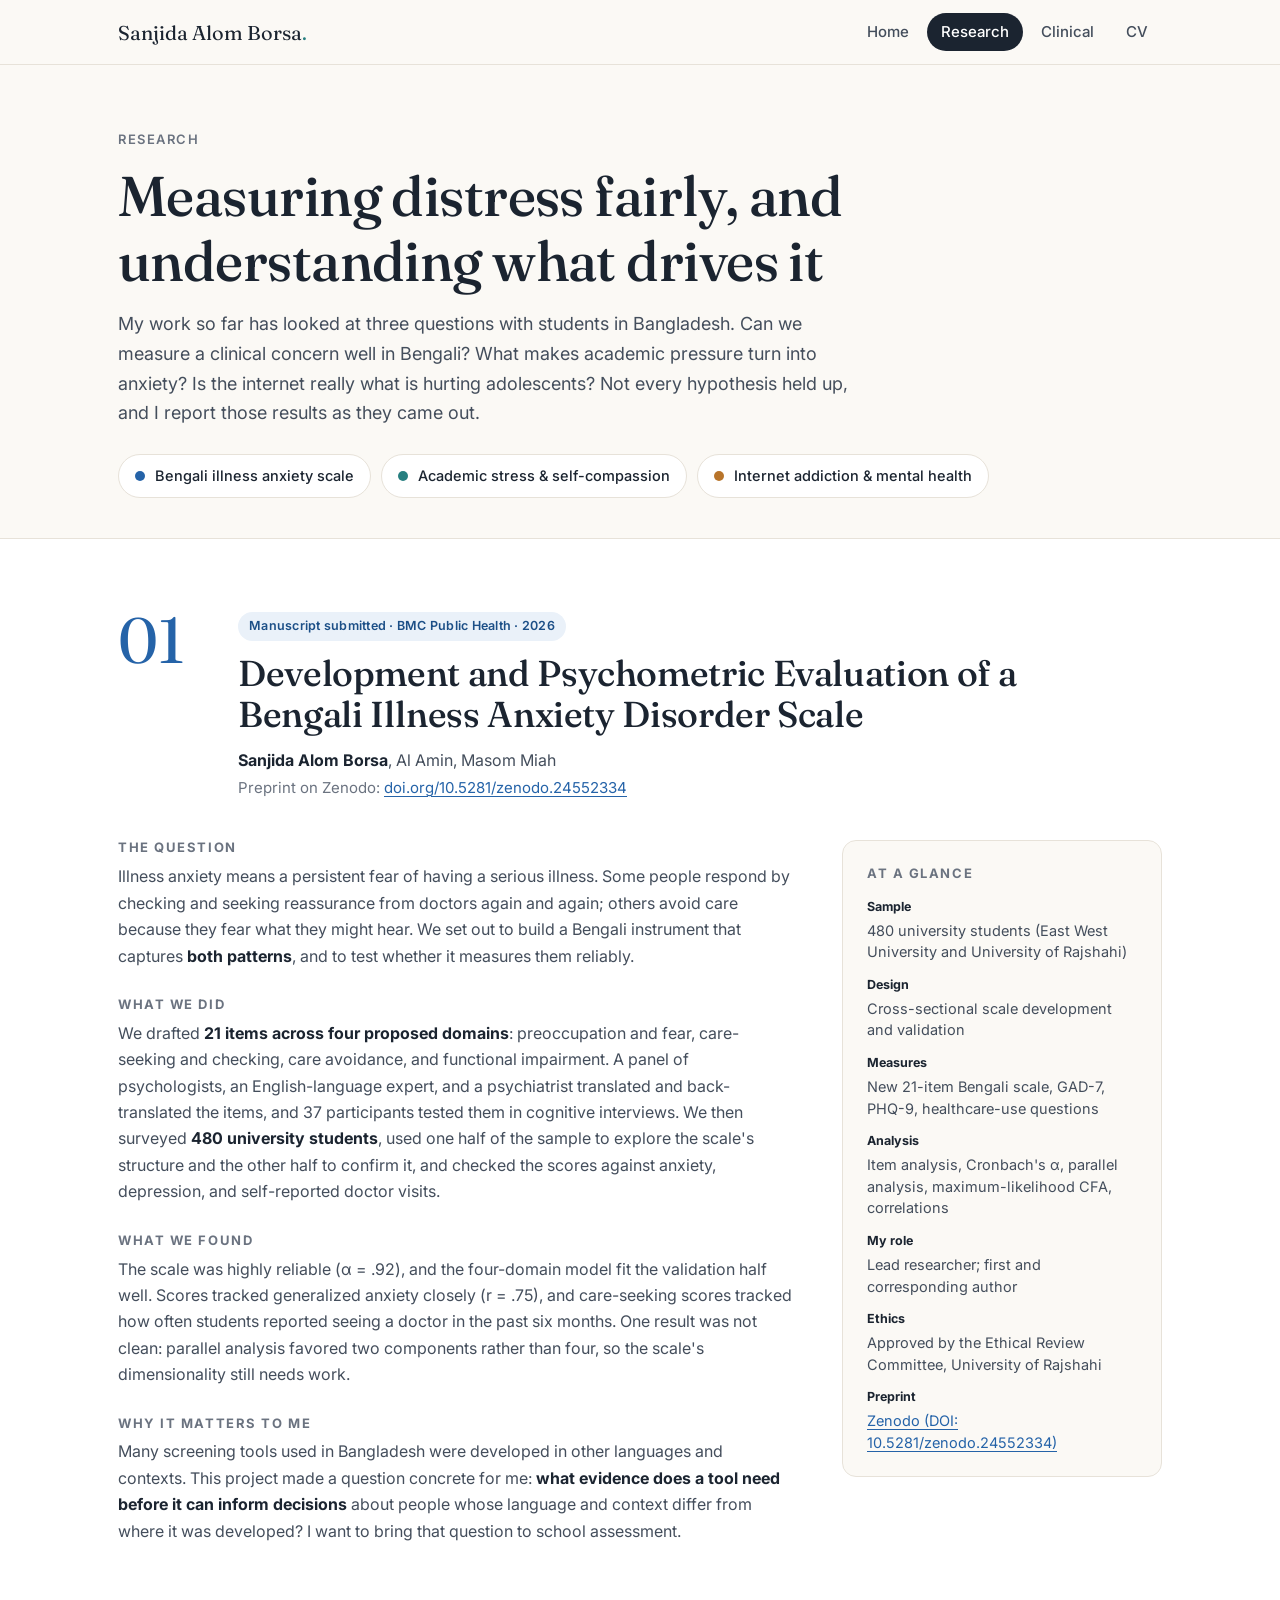
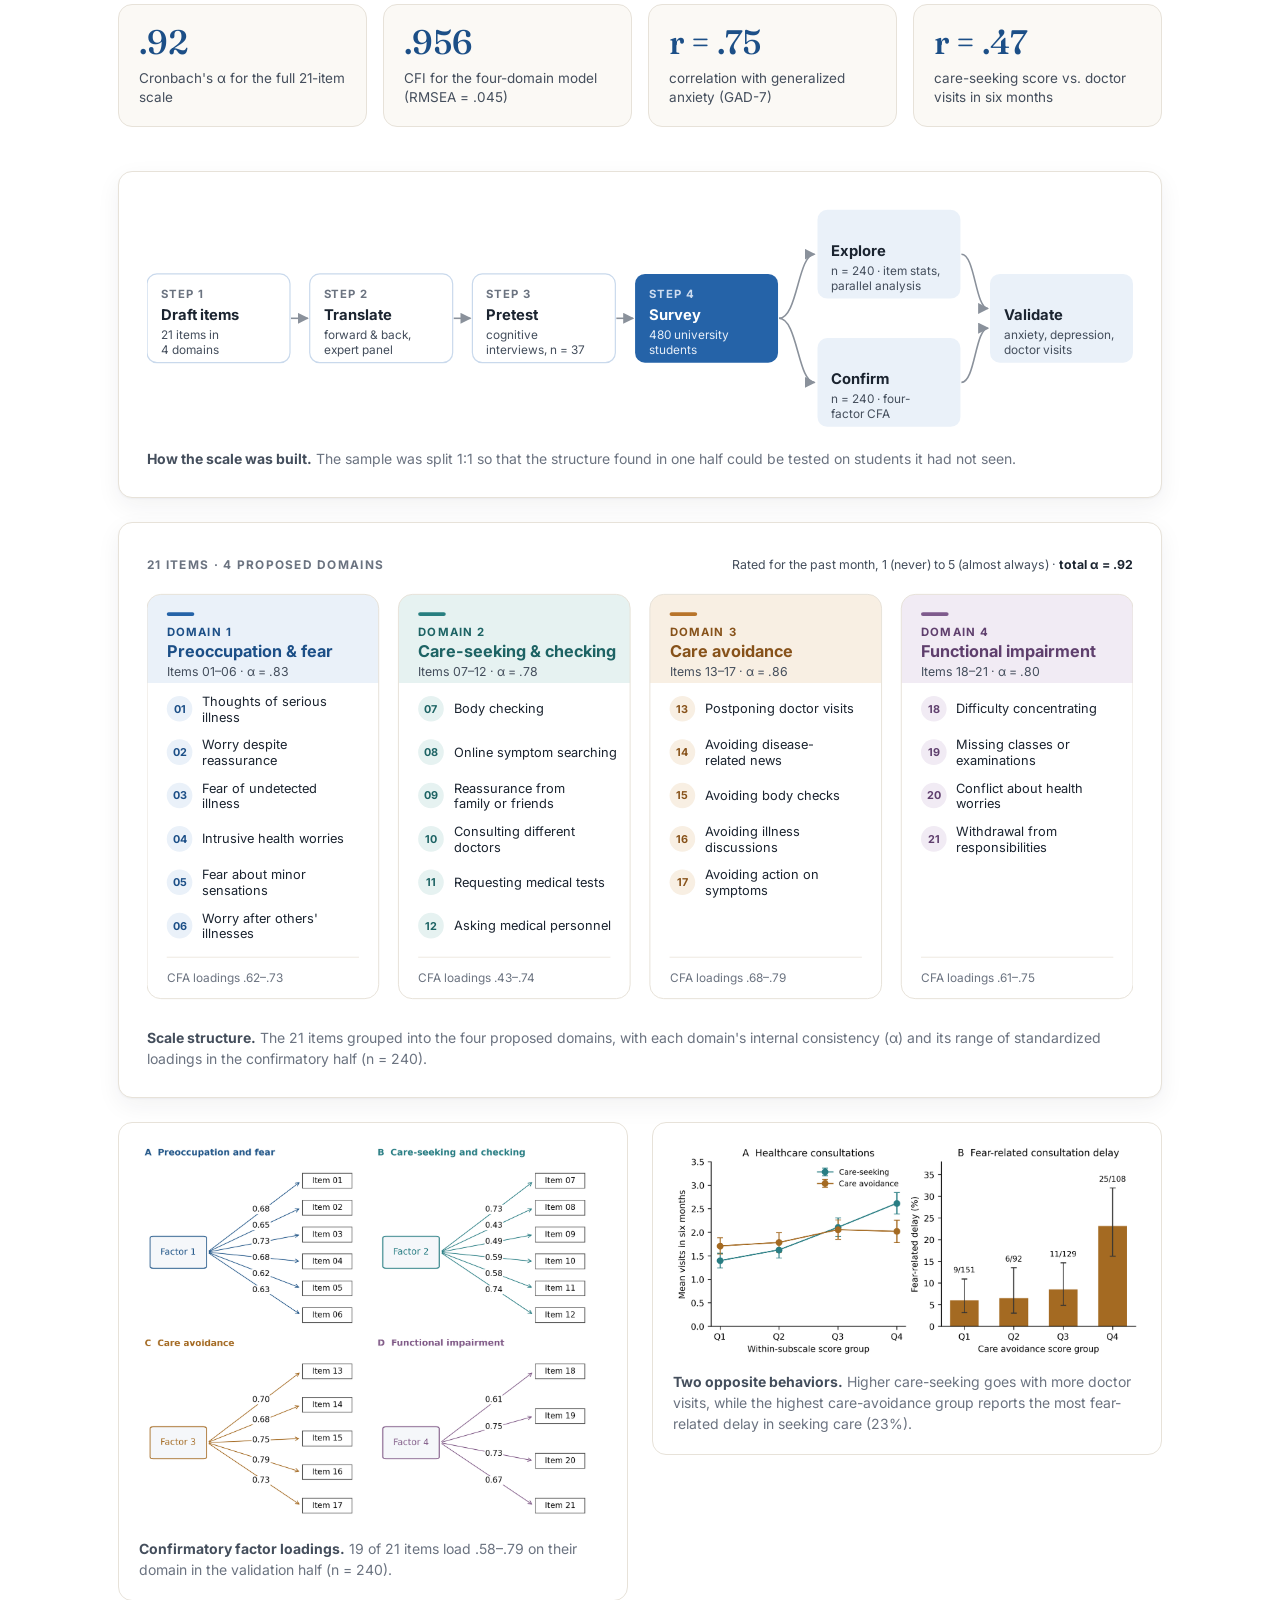
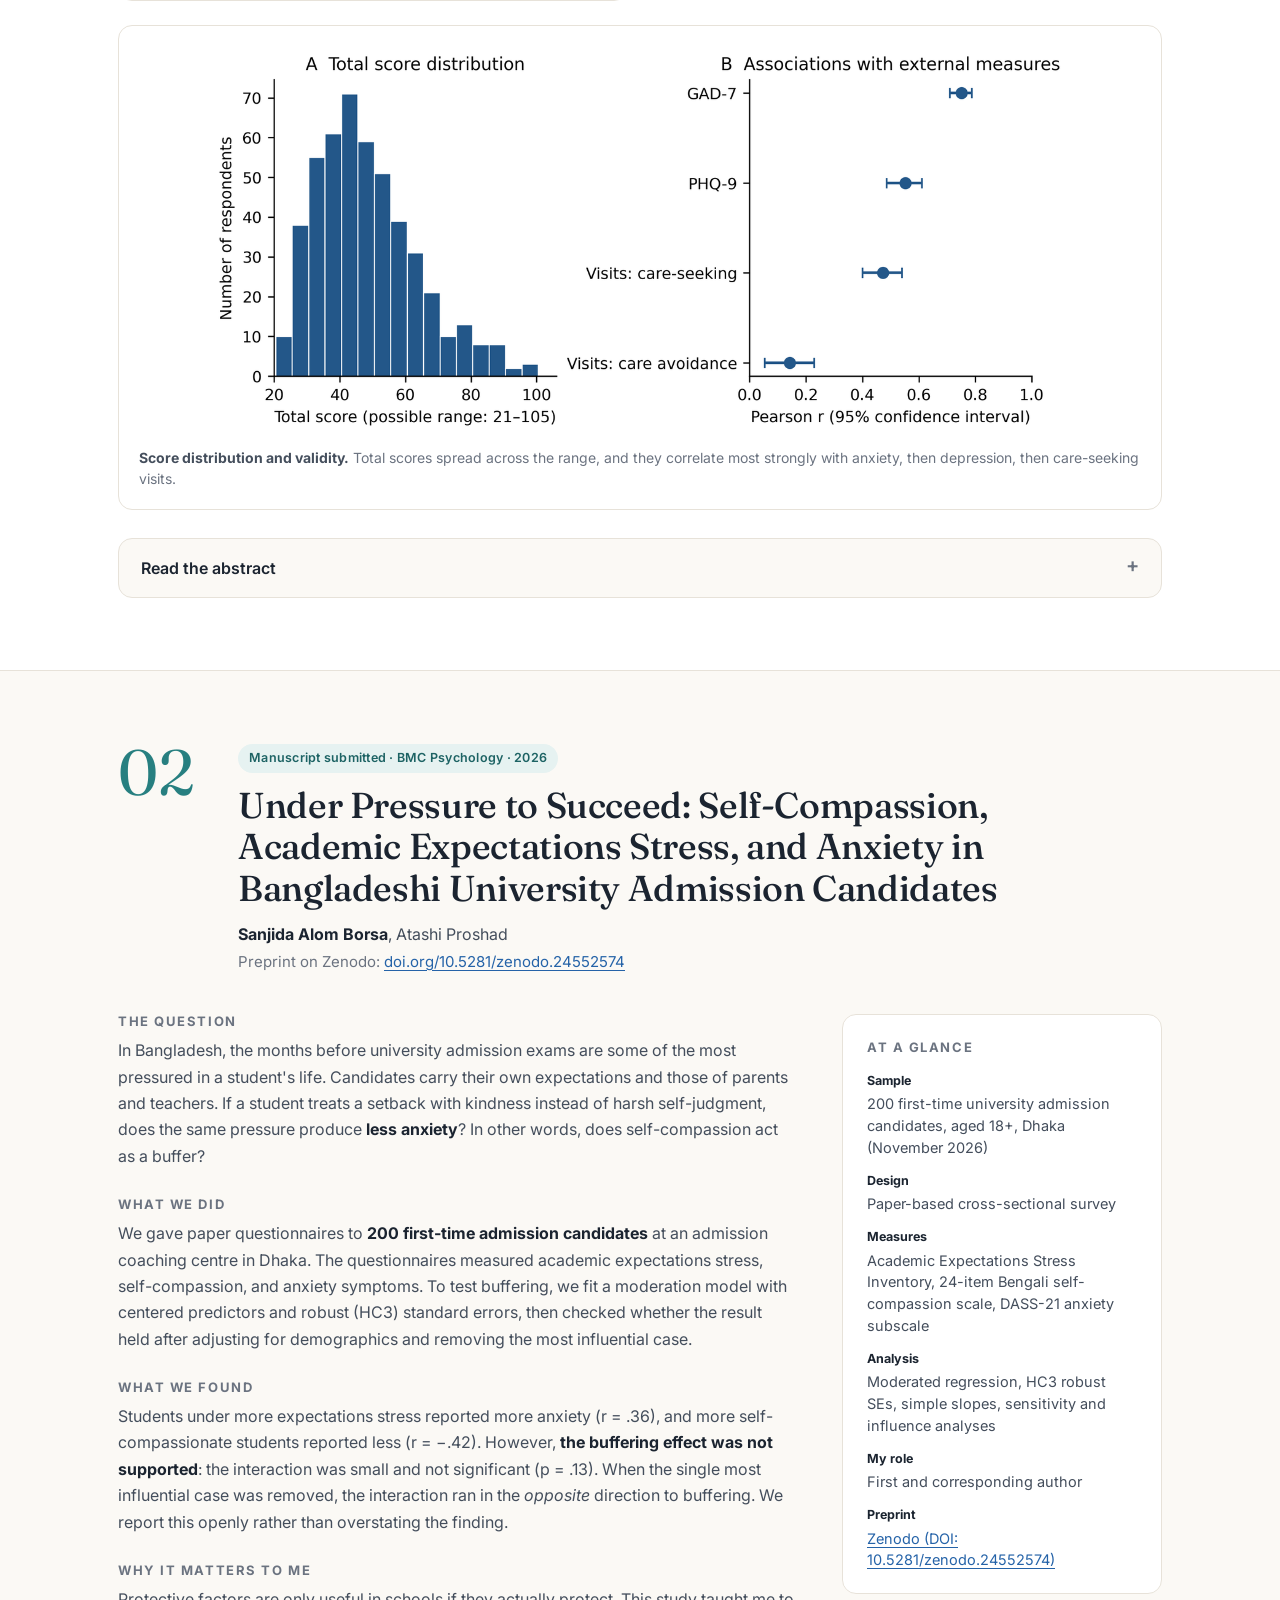
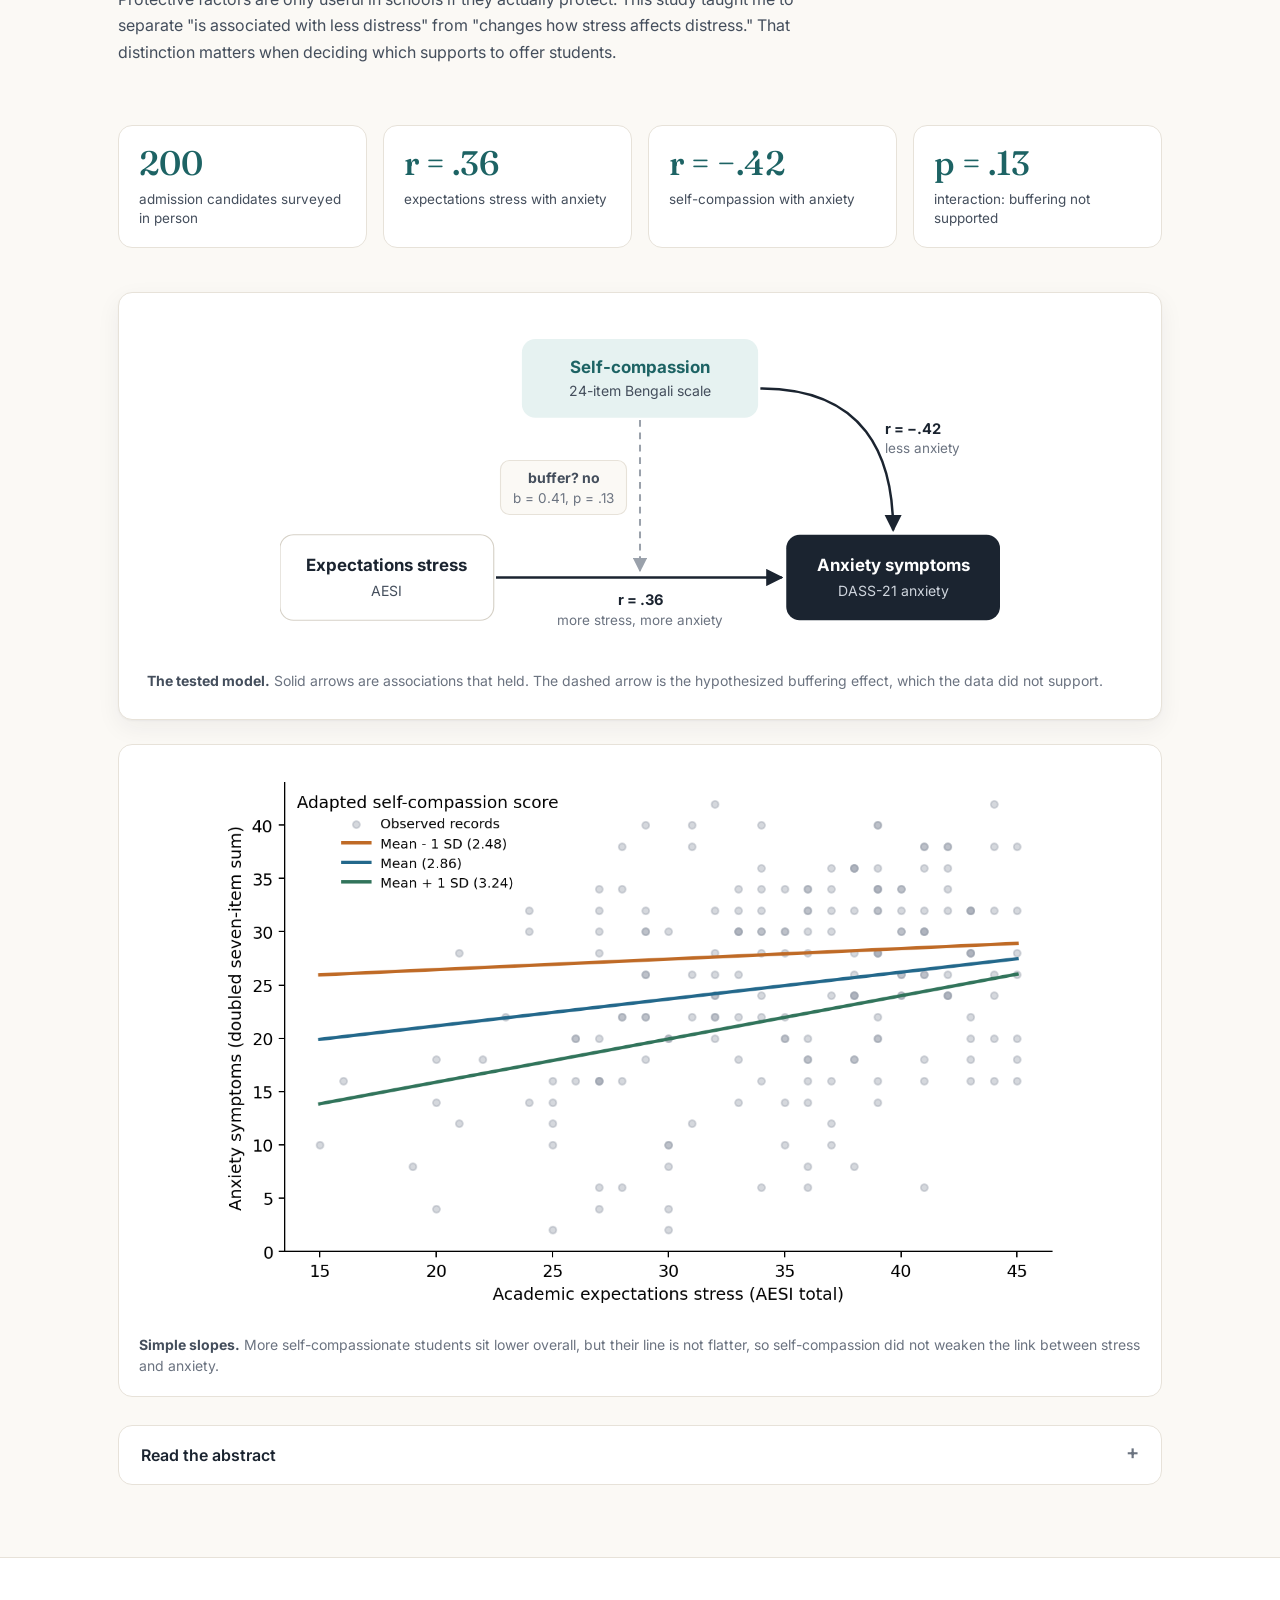
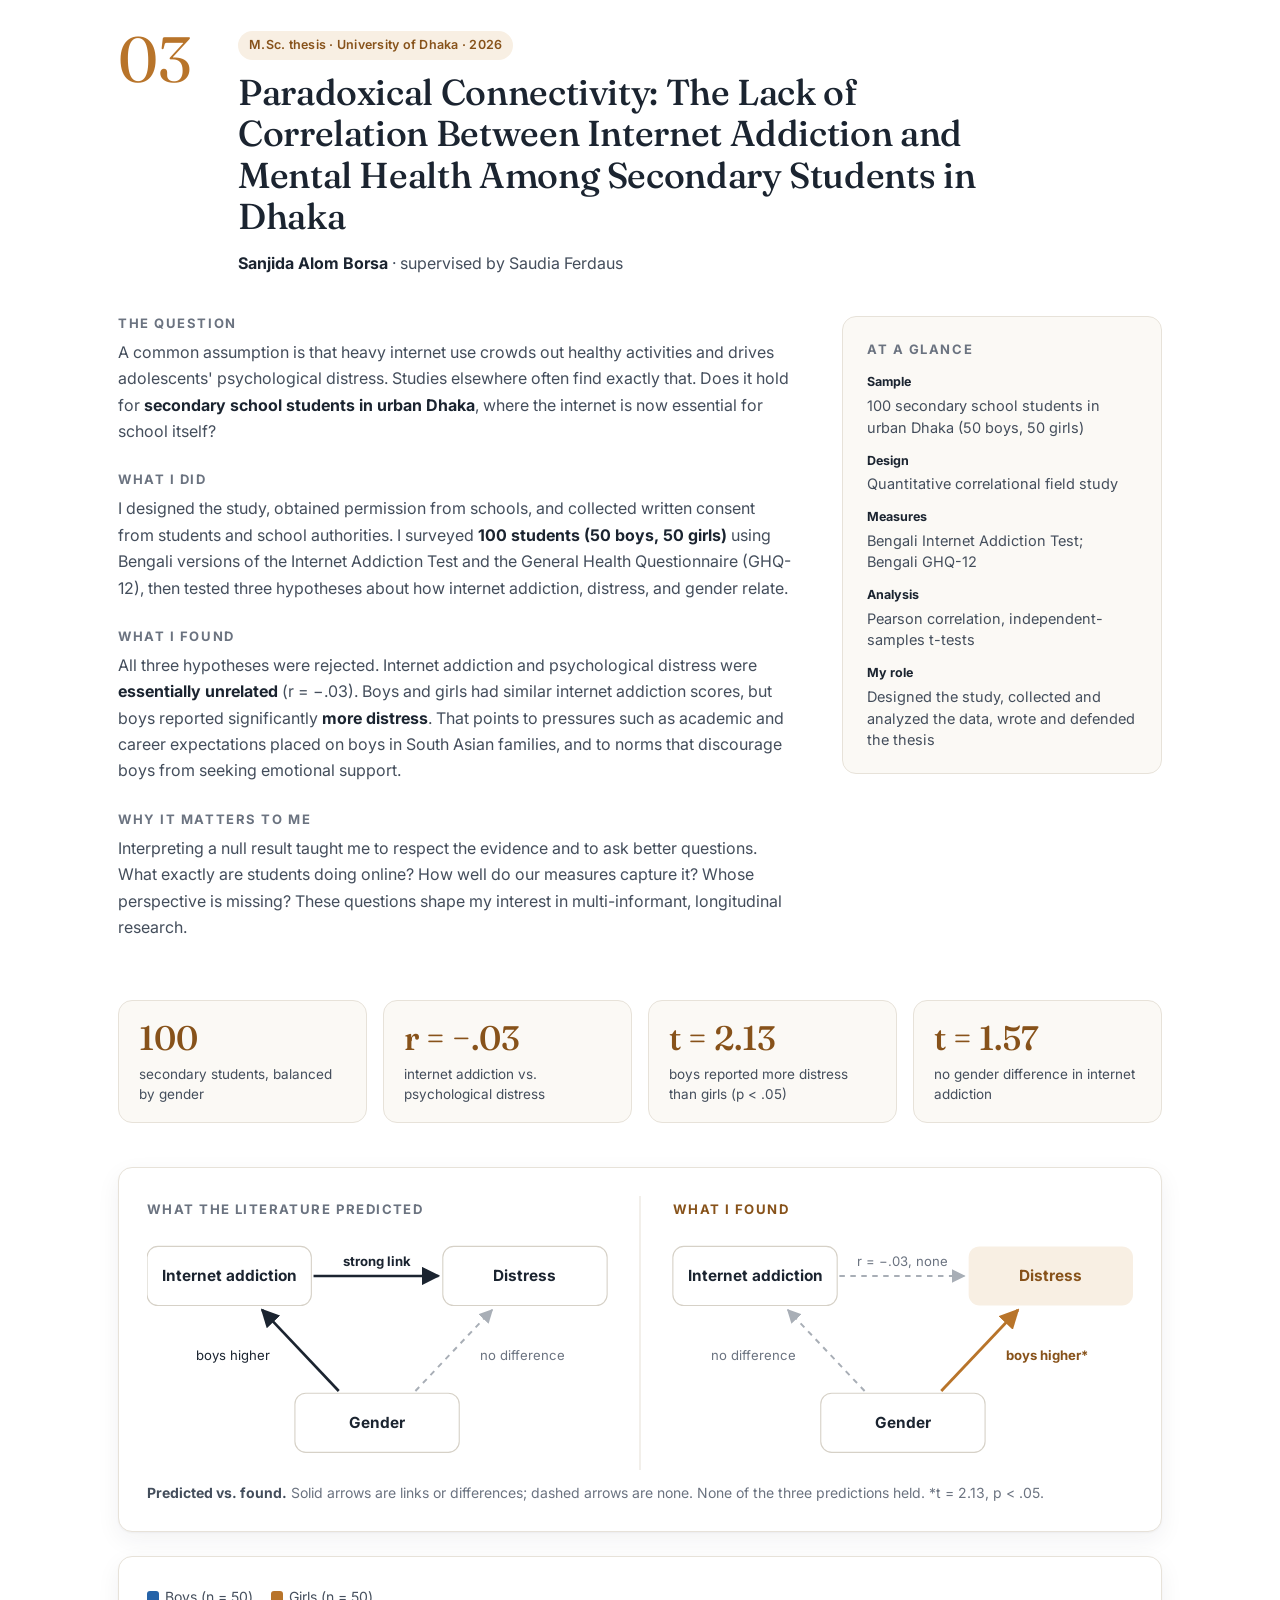
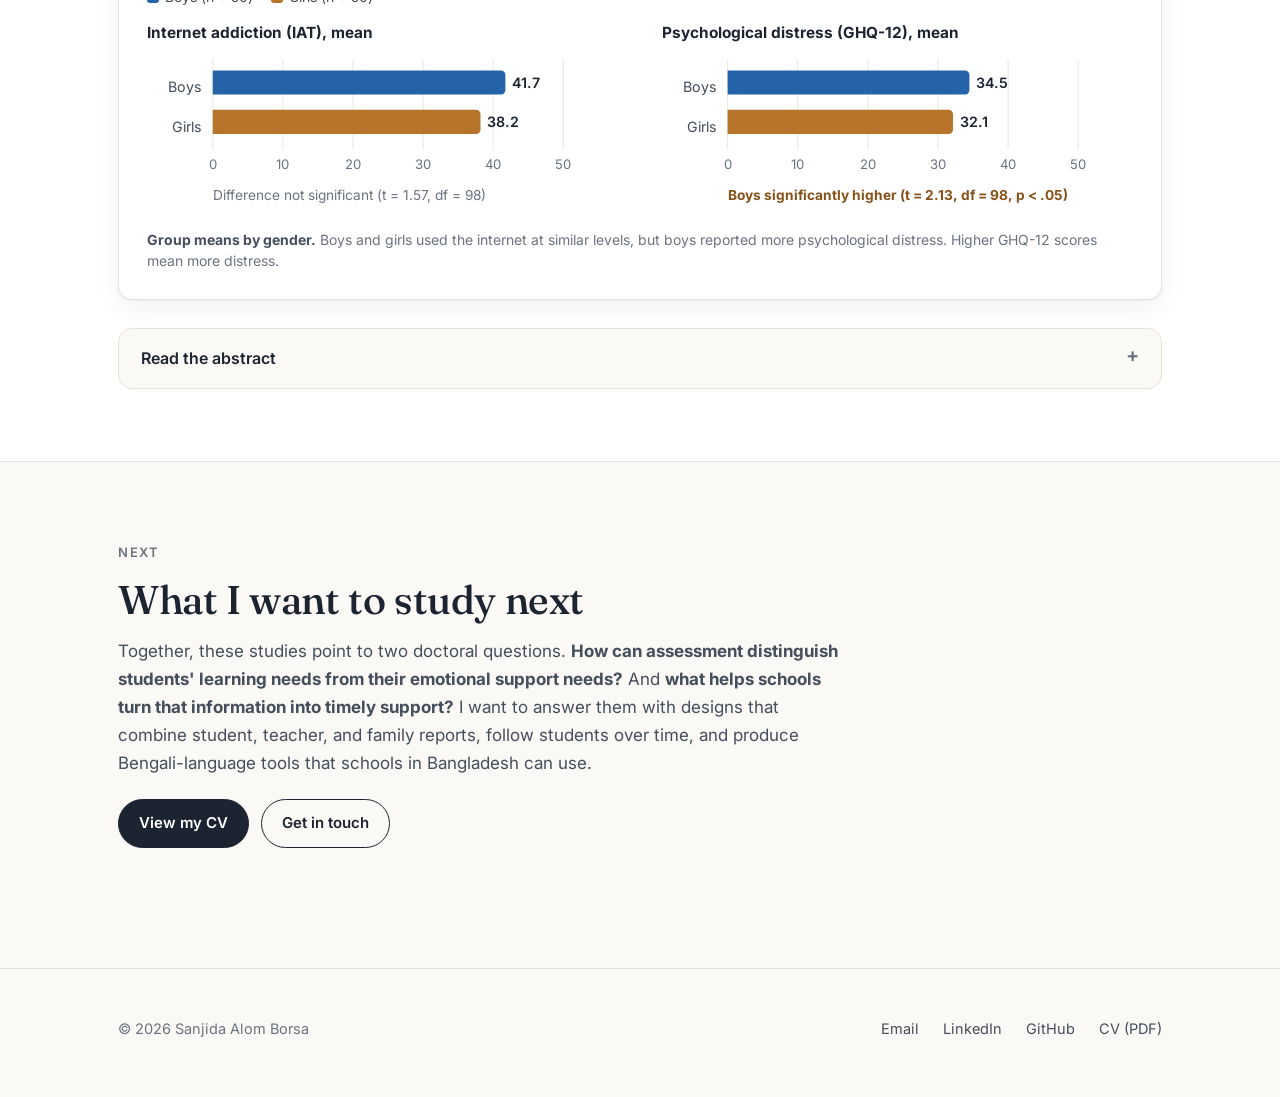
<file: research.html>
<!DOCTYPE html>
<html lang="en">
<head>
  <meta charset="utf-8">
  <meta name="viewport" content="width=device-width, initial-scale=1">
  <title>Research — Sanjida Alom Borsa</title>
  <meta name="description" content="Research by Sanjida Alom Borsa: a Bengali illness anxiety scale, academic expectations stress and self-compassion, and internet addiction and adolescent mental health.">
  <meta property="og:title" content="Research — Sanjida Alom Borsa">
  <meta property="og:type" content="website">
  <meta property="og:url" content="https://sanjidab74-cloud.github.io/research.html">
  <meta property="og:image" content="https://sanjidab74-cloud.github.io/images/fig/iad-domains.png">
  <link rel="icon" href="data:image/svg+xml,%3Csvg xmlns='http://www.w3.org/2000/svg' viewBox='0 0 64 64'%3E%3Ccircle cx='32' cy='32' r='32' fill='%231b2430'/%3E%3Ctext x='32' y='43' font-family='Georgia' font-size='32' fill='%23fff' text-anchor='middle'%3ES%3C/text%3E%3C/svg%3E">
  <link rel="preconnect" href="https://fonts.googleapis.com">
  <link rel="preconnect" href="https://fonts.gstatic.com" crossorigin>
  <link href="https://fonts.googleapis.com/css2?family=Fraunces:ital,opsz,wght@0,9..144,400;0,9..144,500;1,9..144,400&family=Inter:wght@400;500;600;700&display=swap" rel="stylesheet">
  <link rel="stylesheet" href="style.css?v=5">
</head>
<body>

<header class="site-header">
  <div class="wrap">
    <a class="brand" href="index.html">Sanjida <span class="full">Alom </span>Borsa<span class="tick">.</span></a>
    <nav class="nav" aria-label="Main">
      <a href="index.html">Home</a>
      <a href="research.html" aria-current="page">Research</a>
      <a href="clinical.html">Clinical</a>
      <a href="cv.html">CV</a>
    </nav>
  </div>
</header>

<main>
  <section class="page-head">
    <div class="wrap">
      <div class="eyebrow">Research</div>
      <h1>Measuring distress fairly, and understanding what drives it</h1>
      <p>My work so far has looked at three questions with students in Bangladesh. Can we measure a clinical concern well in Bengali? What makes academic pressure turn into anxiety? Is the internet really what is hurting adolescents? Not every hypothesis held up, and I report those results as they came out.</p>
      <nav class="jump" aria-label="Studies">
        <a href="#illness-anxiety"><span class="dot blue"></span>Bengali illness anxiety scale</a>
        <a href="#under-pressure"><span class="dot teal"></span>Academic stress &amp; self-compassion</a>
        <a href="#paradoxical-connectivity"><span class="dot ochre"></span>Internet addiction &amp; mental health</a>
      </nav>
    </div>
  </section>

  <!-- ============ STUDY 1 ============ -->
  <section class="study blue" id="illness-anxiety">
    <div class="wrap">
      <div class="study-head">
        <div class="study-num">01</div>
        <div>
          <span class="chip blue">Manuscript submitted &middot; BMC Public Health &middot; 2026</span>
          <h2 class="long">Development and Psychometric Evaluation of a Bengali Illness Anxiety Disorder Scale</h2>
          <p class="authors"><strong>Sanjida Alom Borsa</strong>, Al Amin, Masom Miah</p>
          <p class="venue">Preprint on Zenodo: <a href="https://doi.org/10.5281/zenodo.24552334" target="_blank" rel="noopener">doi.org/10.5281/zenodo.24552334</a></p>
        </div>
      </div>

      <div class="study-grid">
        <div class="story">
          <h3>The question</h3>
          <p>Illness anxiety means a persistent fear of having a serious illness. Some people respond by checking and seeking reassurance from doctors again and again; others avoid care because they fear what they might hear. We set out to build a Bengali instrument that captures <strong>both patterns</strong>, and to test whether it measures them reliably.</p>
          <h3>What we did</h3>
          <p>We drafted <strong>21 items across four proposed domains</strong>: preoccupation and fear, care-seeking and checking, care avoidance, and functional impairment. A panel of psychologists, an English-language expert, and a psychiatrist translated and back-translated the items, and 37 participants tested them in cognitive interviews. We then surveyed <strong>480 university students</strong>, used one half of the sample to explore the scale's structure and the other half to confirm it, and checked the scores against anxiety, depression, and self-reported doctor visits.</p>
          <h3>What we found</h3>
          <p>The scale was highly reliable (&alpha; = .92), and the four-domain model fit the validation half well. Scores tracked generalized anxiety closely (r = .75), and care-seeking scores tracked how often students reported seeing a doctor in the past six months. One result was not clean: parallel analysis favored two components rather than four, so the scale's dimensionality still needs work.</p>
          <h3>Why it matters to me</h3>
          <p>Many screening tools used in Bangladesh were developed in other languages and contexts. This project made a question concrete for me: <strong>what evidence does a tool need before it can inform decisions</strong> about people whose language and context differ from where it was developed? I want to bring that question to school assessment.</p>
        </div>

        <aside class="glance">
          <h4>At a glance</h4>
          <dl>
            <div><dt>Sample</dt><dd>480 university students (East West University and University of Rajshahi)</dd></div>
            <div><dt>Design</dt><dd>Cross-sectional scale development and validation</dd></div>
            <div><dt>Measures</dt><dd>New 21-item Bengali scale, GAD-7, PHQ-9, healthcare-use questions</dd></div>
            <div><dt>Analysis</dt><dd>Item analysis, Cronbach's &alpha;, parallel analysis, maximum-likelihood CFA, correlations</dd></div>
            <div><dt>My role</dt><dd>Lead researcher; first and corresponding author</dd></div>
            <div><dt>Ethics</dt><dd>Approved by the Ethical Review Committee, University of Rajshahi</dd></div>
            <div><dt>Preprint</dt><dd><a href="https://doi.org/10.5281/zenodo.24552334" target="_blank" rel="noopener">Zenodo (DOI: 10.5281/zenodo.24552334)</a></dd></div>
          </dl>
        </aside>
      </div>

      <div class="numbers">
        <div class="number"><b>.92</b><span>Cronbach's &alpha; for the full 21-item scale</span></div>
        <div class="number"><b>.956</b><span>CFI for the four-domain model (RMSEA = .045)</span></div>
        <div class="number"><b>r = .75</b><span>correlation with generalized anxiety (GAD-7)</span></div>
        <div class="number"><b>r = .47</b><span>care-seeking score vs. doctor visits in six months</span></div>
      </div>

      <figure class="diagram">
        <div class="scroll">
        <svg viewBox="0 0 1000 240" role="img" aria-label="Study pipeline: draft 21 items in four domains, translate and back-translate with an expert panel, run cognitive interviews with 37 people, survey 480 students, split the sample into an exploration half and a confirmation half of 240 each, then check validity against anxiety, depression, and doctor visits.">
          <defs>
            <marker id="a1" viewBox="0 0 10 10" refX="9" refY="5" markerWidth="7" markerHeight="7" orient="auto-start-reverse"><path d="M0 0 L10 5 L0 10 z" fill="#8a919b"/></marker>
          </defs>
          <g stroke="#8a919b" stroke-width="1.6" fill="none" marker-end="url(#a1)">
            <line x1="146" y1="120" x2="163" y2="120"/>
            <line x1="311" y1="120" x2="328" y2="120"/>
            <line x1="476" y1="120" x2="493" y2="120"/>
            <path d="M641 120 C 660 120, 660 55, 677 55"/>
            <path d="M641 120 C 660 120, 660 185, 677 185"/>
            <path d="M826 55 C 840 55, 840 110, 853 110"/>
            <path d="M826 185 C 840 185, 840 130, 853 130"/>
          </g>
          <g font-size="11.5" font-weight="700" fill="#6b7380" letter-spacing="1">
            <text x="14" y="99">STEP 1</text><text x="179" y="99">STEP 2</text><text x="344" y="99">STEP 3</text>
            <text x="509" y="99">STEP 4</text><text x="694" y="34">STEP 5a</text><text x="694" y="164">STEP 5b</text><text x="869" y="99">STEP 6</text>
          </g>
          <g fill="none" stroke="#c9d9ec" stroke-width="1.2">
            <rect x="0" y="75" width="145" height="90" rx="10"/>
            <rect x="165" y="75" width="145" height="90" rx="10"/>
            <rect x="330" y="75" width="145" height="90" rx="10"/>
          </g>
          <rect x="495" y="75" width="145" height="90" rx="10" fill="#2563a8"/>
          <g fill="#eaf1f9"><rect x="680" y="10" width="145" height="90" rx="10"/><rect x="680" y="140" width="145" height="90" rx="10"/><rect x="855" y="75" width="145" height="90" rx="10"/></g>
          <g font-size="15" font-weight="700" fill="#1b2430">
            <text x="14" y="122">Draft items</text><text x="179" y="122">Translate</text><text x="344" y="122">Pretest</text>
            <text x="694" y="57">Explore</text><text x="694" y="187">Confirm</text><text x="869" y="122">Validate</text>
          </g>
          <text x="509" y="122" font-size="15" font-weight="700" fill="#fff">Survey</text>
          <text x="509" y="99" font-size="11.5" font-weight="700" fill="#cddcf0" letter-spacing="1">STEP 4</text>
          <g font-size="12" fill="#444e5c">
            <text x="14" y="141">21 items in</text><text x="14" y="156">4 domains</text>
            <text x="179" y="141">forward &amp; back,</text><text x="179" y="156">expert panel</text>
            <text x="344" y="141">cognitive</text><text x="344" y="156">interviews, n = 37</text>
            <text x="694" y="76">n = 240 &#183; item stats,</text><text x="694" y="91">parallel analysis</text>
            <text x="694" y="206">n = 240 &#183; four-</text><text x="694" y="221">factor CFA</text>
            <text x="869" y="141">anxiety, depression,</text><text x="869" y="156">doctor visits</text>
          </g>
          <g font-size="12" fill="#e6eef8"><text x="509" y="141">480 university</text><text x="509" y="156">students</text></g>
        </svg>
        </div>
        <figcaption><b>How the scale was built.</b> The sample was split 1:1 so that the structure found in one half could be tested on students it had not seen.</figcaption>
      </figure>

      <div class="figs">
        <figure class="diagram wide">
          <div class="scroll">
          <svg viewBox="0 0 1000 470" role="img" aria-label="Structure of the 21-item Bengali illness anxiety scale. Preoccupation and fear: items 1 to 6, alpha .83. Care-seeking and checking: items 7 to 12, alpha .78. Care avoidance: items 13 to 17, alpha .86. Functional impairment: items 18 to 21, alpha .80. Total scale alpha .92.">
          <text x="0" y="18" font-size="12" font-weight="700" fill="#6b7380" letter-spacing="1.3">21 ITEMS &#183; 4 PROPOSED DOMAINS</text>
          <text x="1000" y="18" font-size="12.5" fill="#444e5c" text-anchor="end">Rated for the past month, 1 (never) to 5 (almost always) &#183; <tspan font-weight="700" fill="#1b2430">total &#945; = .92</tspan></text>
          <g>
          <rect x="0" y="44" width="235" height="410" rx="14" fill="#fff"/>
          <path d="M0 58 a14 14 0 0 1 14 -14 h207 a14 14 0 0 1 14 14 v76 h-235 z" fill="#eaf1f9"/>
          <rect x="20" y="62" width="28" height="4" rx="2" fill="#2563a8"/>
          <text x="20" y="86" font-size="11.5" font-weight="700" fill="#1c4f87" letter-spacing="1.2">DOMAIN 1</text>
          <text x="20" y="108" font-size="16.5" font-weight="700" fill="#1c4f87">Preoccupation &amp; fear</text>
          <text x="20" y="127" font-size="12.5" fill="#444e5c">Items 01–06 &#183; &#945; = .83</text>
          <circle cx="33" cy="160" r="13" fill="#eaf1f9"/>
          <text x="33" y="164" font-size="11" font-weight="700" fill="#1c4f87" text-anchor="middle">01</text>
          <text x="56" y="157" font-size="13" fill="#1b2430">Thoughts of serious<tspan x="56" dy="16">illness</tspan></text>
          <circle cx="33" cy="204" r="13" fill="#eaf1f9"/>
          <text x="33" y="208" font-size="11" font-weight="700" fill="#1c4f87" text-anchor="middle">02</text>
          <text x="56" y="201" font-size="13" fill="#1b2430">Worry despite<tspan x="56" dy="16">reassurance</tspan></text>
          <circle cx="33" cy="248" r="13" fill="#eaf1f9"/>
          <text x="33" y="252" font-size="11" font-weight="700" fill="#1c4f87" text-anchor="middle">03</text>
          <text x="56" y="245" font-size="13" fill="#1b2430">Fear of undetected<tspan x="56" dy="16">illness</tspan></text>
          <circle cx="33" cy="292" r="13" fill="#eaf1f9"/>
          <text x="33" y="296" font-size="11" font-weight="700" fill="#1c4f87" text-anchor="middle">04</text>
          <text x="56" y="296.5" font-size="13" fill="#1b2430">Intrusive health worries</text>
          <circle cx="33" cy="336" r="13" fill="#eaf1f9"/>
          <text x="33" y="340" font-size="11" font-weight="700" fill="#1c4f87" text-anchor="middle">05</text>
          <text x="56" y="333" font-size="13" fill="#1b2430">Fear about minor<tspan x="56" dy="16">sensations</tspan></text>
          <circle cx="33" cy="380" r="13" fill="#eaf1f9"/>
          <text x="33" y="384" font-size="11" font-weight="700" fill="#1c4f87" text-anchor="middle">06</text>
          <text x="56" y="377" font-size="13" fill="#1b2430">Worry after others'<tspan x="56" dy="16">illnesses</tspan></text>
          <line x1="20" y1="412" x2="215" y2="412" stroke="#eee9e1"/>
          <text x="20" y="437" font-size="12" fill="#6b7380">CFA loadings .62–.73</text>
          <rect x="0" y="44" width="235" height="410" rx="14" fill="none" stroke="#e7e2d9"/>
          </g>
          <g>
          <rect x="255" y="44" width="235" height="410" rx="14" fill="#fff"/>
          <path d="M255 58 a14 14 0 0 1 14 -14 h207 a14 14 0 0 1 14 14 v76 h-235 z" fill="#e6f2f1"/>
          <rect x="275" y="62" width="28" height="4" rx="2" fill="#277f80"/>
          <text x="275" y="86" font-size="11.5" font-weight="700" fill="#1d6364" letter-spacing="1.2">DOMAIN 2</text>
          <text x="275" y="108" font-size="16.5" font-weight="700" fill="#1d6364">Care-seeking &amp; checking</text>
          <text x="275" y="127" font-size="12.5" fill="#444e5c">Items 07–12 &#183; &#945; = .78</text>
          <circle cx="288" cy="160" r="13" fill="#e6f2f1"/>
          <text x="288" y="164" font-size="11" font-weight="700" fill="#1d6364" text-anchor="middle">07</text>
          <text x="311" y="164.5" font-size="13" fill="#1b2430">Body checking</text>
          <circle cx="288" cy="204" r="13" fill="#e6f2f1"/>
          <text x="288" y="208" font-size="11" font-weight="700" fill="#1d6364" text-anchor="middle">08</text>
          <text x="311" y="208.5" font-size="13" fill="#1b2430">Online symptom searching</text>
          <circle cx="288" cy="248" r="13" fill="#e6f2f1"/>
          <text x="288" y="252" font-size="11" font-weight="700" fill="#1d6364" text-anchor="middle">09</text>
          <text x="311" y="245" font-size="13" fill="#1b2430">Reassurance from<tspan x="311" dy="16">family or friends</tspan></text>
          <circle cx="288" cy="292" r="13" fill="#e6f2f1"/>
          <text x="288" y="296" font-size="11" font-weight="700" fill="#1d6364" text-anchor="middle">10</text>
          <text x="311" y="289" font-size="13" fill="#1b2430">Consulting different<tspan x="311" dy="16">doctors</tspan></text>
          <circle cx="288" cy="336" r="13" fill="#e6f2f1"/>
          <text x="288" y="340" font-size="11" font-weight="700" fill="#1d6364" text-anchor="middle">11</text>
          <text x="311" y="340.5" font-size="13" fill="#1b2430">Requesting medical tests</text>
          <circle cx="288" cy="380" r="13" fill="#e6f2f1"/>
          <text x="288" y="384" font-size="11" font-weight="700" fill="#1d6364" text-anchor="middle">12</text>
          <text x="311" y="384.5" font-size="13" fill="#1b2430">Asking medical personnel</text>
          <line x1="275" y1="412" x2="470" y2="412" stroke="#eee9e1"/>
          <text x="275" y="437" font-size="12" fill="#6b7380">CFA loadings .43–.74</text>
          <rect x="255" y="44" width="235" height="410" rx="14" fill="none" stroke="#e7e2d9"/>
          </g>
          <g>
          <rect x="510" y="44" width="235" height="410" rx="14" fill="#fff"/>
          <path d="M510 58 a14 14 0 0 1 14 -14 h207 a14 14 0 0 1 14 14 v76 h-235 z" fill="#f8efe3"/>
          <rect x="530" y="62" width="28" height="4" rx="2" fill="#b8742a"/>
          <text x="530" y="86" font-size="11.5" font-weight="700" fill="#87521a" letter-spacing="1.2">DOMAIN 3</text>
          <text x="530" y="108" font-size="16.5" font-weight="700" fill="#87521a">Care avoidance</text>
          <text x="530" y="127" font-size="12.5" fill="#444e5c">Items 13–17 &#183; &#945; = .86</text>
          <circle cx="543" cy="160" r="13" fill="#f8efe3"/>
          <text x="543" y="164" font-size="11" font-weight="700" fill="#87521a" text-anchor="middle">13</text>
          <text x="566" y="164.5" font-size="13" fill="#1b2430">Postponing doctor visits</text>
          <circle cx="543" cy="204" r="13" fill="#f8efe3"/>
          <text x="543" y="208" font-size="11" font-weight="700" fill="#87521a" text-anchor="middle">14</text>
          <text x="566" y="201" font-size="13" fill="#1b2430">Avoiding disease-<tspan x="566" dy="16">related news</tspan></text>
          <circle cx="543" cy="248" r="13" fill="#f8efe3"/>
          <text x="543" y="252" font-size="11" font-weight="700" fill="#87521a" text-anchor="middle">15</text>
          <text x="566" y="252.5" font-size="13" fill="#1b2430">Avoiding body checks</text>
          <circle cx="543" cy="292" r="13" fill="#f8efe3"/>
          <text x="543" y="296" font-size="11" font-weight="700" fill="#87521a" text-anchor="middle">16</text>
          <text x="566" y="289" font-size="13" fill="#1b2430">Avoiding illness<tspan x="566" dy="16">discussions</tspan></text>
          <circle cx="543" cy="336" r="13" fill="#f8efe3"/>
          <text x="543" y="340" font-size="11" font-weight="700" fill="#87521a" text-anchor="middle">17</text>
          <text x="566" y="333" font-size="13" fill="#1b2430">Avoiding action on<tspan x="566" dy="16">symptoms</tspan></text>
          <line x1="530" y1="412" x2="725" y2="412" stroke="#eee9e1"/>
          <text x="530" y="437" font-size="12" fill="#6b7380">CFA loadings .68–.79</text>
          <rect x="510" y="44" width="235" height="410" rx="14" fill="none" stroke="#e7e2d9"/>
          </g>
          <g>
          <rect x="765" y="44" width="235" height="410" rx="14" fill="#fff"/>
          <path d="M765 58 a14 14 0 0 1 14 -14 h207 a14 14 0 0 1 14 14 v76 h-235 z" fill="#f1ebf4"/>
          <rect x="785" y="62" width="28" height="4" rx="2" fill="#7e5a8c"/>
          <text x="785" y="86" font-size="11.5" font-weight="700" fill="#5f3f6d" letter-spacing="1.2">DOMAIN 4</text>
          <text x="785" y="108" font-size="16.5" font-weight="700" fill="#5f3f6d">Functional impairment</text>
          <text x="785" y="127" font-size="12.5" fill="#444e5c">Items 18–21 &#183; &#945; = .80</text>
          <circle cx="798" cy="160" r="13" fill="#f1ebf4"/>
          <text x="798" y="164" font-size="11" font-weight="700" fill="#5f3f6d" text-anchor="middle">18</text>
          <text x="821" y="164.5" font-size="13" fill="#1b2430">Difficulty concentrating</text>
          <circle cx="798" cy="204" r="13" fill="#f1ebf4"/>
          <text x="798" y="208" font-size="11" font-weight="700" fill="#5f3f6d" text-anchor="middle">19</text>
          <text x="821" y="201" font-size="13" fill="#1b2430">Missing classes or<tspan x="821" dy="16">examinations</tspan></text>
          <circle cx="798" cy="248" r="13" fill="#f1ebf4"/>
          <text x="798" y="252" font-size="11" font-weight="700" fill="#5f3f6d" text-anchor="middle">20</text>
          <text x="821" y="245" font-size="13" fill="#1b2430">Conflict about health<tspan x="821" dy="16">worries</tspan></text>
          <circle cx="798" cy="292" r="13" fill="#f1ebf4"/>
          <text x="798" y="296" font-size="11" font-weight="700" fill="#5f3f6d" text-anchor="middle">21</text>
          <text x="821" y="289" font-size="13" fill="#1b2430">Withdrawal from<tspan x="821" dy="16">responsibilities</tspan></text>
          <line x1="785" y1="412" x2="980" y2="412" stroke="#eee9e1"/>
          <text x="785" y="437" font-size="12" fill="#6b7380">CFA loadings .61–.75</text>
          <rect x="765" y="44" width="235" height="410" rx="14" fill="none" stroke="#e7e2d9"/>
          </g>
          </svg>
          </div>
          <figcaption><b>Scale structure.</b> The 21 items grouped into the four proposed domains, with each domain's internal consistency (&alpha;) and its range of standardized loadings in the confirmatory half (n = 240).</figcaption>
        </figure>
        <figure class="fig">
          <img src="images/fig/iad-cfa.png" alt="Standardized factor loadings from the confirmatory model, mostly between 0.58 and 0.79" loading="lazy">
          <figcaption><b>Confirmatory factor loadings.</b> 19 of 21 items load .58&ndash;.79 on their domain in the validation half (n = 240).</figcaption>
        </figure>
        <figure class="fig">
          <img src="images/fig/iad-healthcare.png" alt="Doctor visits rise across care-seeking quartiles but not care-avoidance quartiles; fear-related delay is highest in the top care-avoidance quartile" loading="lazy">
          <figcaption><b>Two opposite behaviors.</b> Higher care-seeking goes with more doctor visits, while the highest care-avoidance group reports the most fear-related delay in seeking care (23%).</figcaption>
        </figure>
        <figure class="fig wide">
          <img src="images/fig/iad-scores.png" alt="Histogram of total scores and a dot plot of correlations with GAD-7, PHQ-9, and doctor visits" loading="lazy">
          <figcaption><b>Score distribution and validity.</b> Total scores spread across the range, and they correlate most strongly with anxiety, then depression, then care-seeking visits.</figcaption>
        </figure>
      </div>

      <details class="abstract">
        <summary>Read the abstract</summary>
        <div class="body">
          <p><strong>Background.</strong> Illness anxiety involves persistent concern about serious illness and may show up as repeated reassurance seeking or as avoidance of medical care. This study developed a 21-item Bengali illness anxiety disorder scale and evaluated its measurement properties among university students in Bangladesh.</p>
          <p><strong>Methods.</strong> Cross-sectional study of 480 university students. Analyses included item statistics, Cronbach's alpha, Pearson correlations, exploratory parallel analysis in a calibration half (n = 240), and maximum-likelihood confirmatory factor analysis in a validation half (n = 240).</p>
          <p><strong>Results.</strong> Internal consistency was high (&alpha; = .921; domains .778&ndash;.858). The four-factor model fit well (&chi;&sup2;(183) = 270.78, CFI = .956, TLI = .949, RMSEA = .045), although parallel analysis favored two components. Total scores correlated with generalized anxiety (r = .751) and depressive symptoms (r = .552). Care-seeking correlated with six-month physician visits (r = .473), and care avoidance correlated with functional impairment (r = .704).</p>
          <p><strong>Conclusions.</strong> The scale showed high internal consistency and associations consistent with illness-anxiety-related distress and behavior. Evidence on dimensionality was mixed; ordinal factor analysis, measurement invariance testing, and validation against clinical assessment are needed before diagnostic screening use.</p>
        </div>
      </details>
    </div>
  </section>

  <!-- ============ STUDY 2 ============ -->
  <section class="study teal" id="under-pressure">
    <div class="wrap">
      <div class="study-head">
        <div class="study-num">02</div>
        <div>
          <span class="chip teal">Manuscript submitted &middot; BMC Psychology &middot; 2026</span>
          <h2 class="long">Under Pressure to Succeed: Self-Compassion, Academic Expectations Stress, and Anxiety in Bangladeshi University Admission Candidates</h2>
          <p class="authors"><strong>Sanjida Alom Borsa</strong>, Atashi Proshad</p>
          <p class="venue">Preprint on Zenodo: <a href="https://doi.org/10.5281/zenodo.24552574" target="_blank" rel="noopener">doi.org/10.5281/zenodo.24552574</a></p>
        </div>
      </div>

      <div class="study-grid">
        <div class="story">
          <h3>The question</h3>
          <p>In Bangladesh, the months before university admission exams are some of the most pressured in a student's life. Candidates carry their own expectations and those of parents and teachers. If a student treats a setback with kindness instead of harsh self-judgment, does the same pressure produce <strong>less anxiety</strong>? In other words, does self-compassion act as a buffer?</p>
          <h3>What we did</h3>
          <p>We gave paper questionnaires to <strong>200 first-time admission candidates</strong> at an admission coaching centre in Dhaka. The questionnaires measured academic expectations stress, self-compassion, and anxiety symptoms. To test buffering, we fit a moderation model with centered predictors and robust (HC3) standard errors, then checked whether the result held after adjusting for demographics and removing the most influential case.</p>
          <h3>What we found</h3>
          <p>Students under more expectations stress reported more anxiety (r = .36), and more self-compassionate students reported less (r = &minus;.42). However, <strong>the buffering effect was not supported</strong>: the interaction was small and not significant (p = .13). When the single most influential case was removed, the interaction ran in the <em>opposite</em> direction to buffering. We report this openly rather than overstating the finding.</p>
          <h3>Why it matters to me</h3>
          <p>Protective factors are only useful in schools if they actually protect. This study taught me to separate "is associated with less distress" from "changes how stress affects distress." That distinction matters when deciding which supports to offer students.</p>
        </div>

        <aside class="glance">
          <h4>At a glance</h4>
          <dl>
            <div><dt>Sample</dt><dd>200 first-time university admission candidates, aged 18+, Dhaka (November 2026)</dd></div>
            <div><dt>Design</dt><dd>Paper-based cross-sectional survey</dd></div>
            <div><dt>Measures</dt><dd>Academic Expectations Stress Inventory, 24-item Bengali self-compassion scale, DASS-21 anxiety subscale</dd></div>
            <div><dt>Analysis</dt><dd>Moderated regression, HC3 robust SEs, simple slopes, sensitivity and influence analyses</dd></div>
            <div><dt>My role</dt><dd>First and corresponding author</dd></div>
            <div><dt>Preprint</dt><dd><a href="https://doi.org/10.5281/zenodo.24552574" target="_blank" rel="noopener">Zenodo (DOI: 10.5281/zenodo.24552574)</a></dd></div>
          </dl>
        </aside>
      </div>

      <div class="numbers">
        <div class="number"><b>200</b><span>admission candidates surveyed in person</span></div>
        <div class="number"><b>r = .36</b><span>expectations stress with anxiety</span></div>
        <div class="number"><b>r = &minus;.42</b><span>self-compassion with anxiety</span></div>
        <div class="number"><b>p = .13</b><span>interaction: buffering not supported</span></div>
      </div>

      <div class="figs">
        <figure class="diagram wide narrow">
          <svg viewBox="0 0 640 300" role="img" aria-label="Model: academic expectations stress relates to anxiety symptoms (r = .36); self-compassion relates to lower anxiety (r = −.42); the hypothesized moderation of the stress–anxiety path by self-compassion was not supported (b = 0.41, p = .13).">
            <defs>
              <marker id="a2" viewBox="0 0 10 10" refX="9" refY="5" markerWidth="7" markerHeight="7" orient="auto-start-reverse"><path d="M0 0 L10 5 L0 10 z" fill="#1b2430"/></marker>
              <marker id="a2g" viewBox="0 0 10 10" refX="9" refY="5" markerWidth="7" markerHeight="7" orient="auto-start-reverse"><path d="M0 0 L10 5 L0 10 z" fill="#9aa1ab"/></marker>
            </defs>
            <rect x="215" y="16" width="210" height="70" rx="12" fill="#e6f2f1"/>
            <text x="320" y="46" font-size="15" font-weight="700" fill="#1d6364" text-anchor="middle">Self-compassion</text>
            <text x="320" y="67" font-size="12.5" fill="#444e5c" text-anchor="middle">24-item Bengali scale</text>

            <rect x="0" y="190" width="190" height="76" rx="12" fill="#fff" stroke="#d6d1c7"/>
            <text x="95" y="222" font-size="15" font-weight="700" fill="#1b2430" text-anchor="middle">Expectations stress</text>
            <text x="95" y="244" font-size="12.5" fill="#444e5c" text-anchor="middle">AESI</text>

            <rect x="450" y="190" width="190" height="76" rx="12" fill="#1b2430"/>
            <text x="545" y="222" font-size="15" font-weight="700" fill="#fff" text-anchor="middle">Anxiety symptoms</text>
            <text x="545" y="244" font-size="12.5" fill="#cfd5dd" text-anchor="middle">DASS-21 anxiety</text>

            <line x1="192" y1="228" x2="446" y2="228" stroke="#1b2430" stroke-width="2.2" marker-end="url(#a2)"/>
            <text x="320" y="252" font-size="13" font-weight="700" fill="#1b2430" text-anchor="middle">r = .36</text>
            <text x="320" y="270" font-size="12" fill="#6b7380" text-anchor="middle">more stress, more anxiety</text>

            <path d="M427 60 C 520 60, 545 120, 545 186" fill="none" stroke="#1b2430" stroke-width="2.2" marker-end="url(#a2)"/>
            <text x="538" y="100" font-size="13" font-weight="700" fill="#1b2430">r = &#8722;.42</text>
            <text x="538" y="117" font-size="12" fill="#6b7380">less anxiety</text>

            <line x1="320" y1="88" x2="320" y2="222" stroke="#9aa1ab" stroke-width="1.8" stroke-dasharray="6 5" marker-end="url(#a2g)"/>
            <rect x="196" y="124" width="112" height="48" rx="8" fill="#fbf9f5" stroke="#e7e2d9"/>
            <text x="252" y="144" font-size="12.5" font-weight="700" fill="#444e5c" text-anchor="middle">buffer? no</text>
            <text x="252" y="162" font-size="12" fill="#6b7380" text-anchor="middle">b = 0.41, p = .13</text>
          </svg>
          <figcaption><b>The tested model.</b> Solid arrows are associations that held. The dashed arrow is the hypothesized buffering effect, which the data did not support.</figcaption>
        </figure>
        <figure class="fig wide">
          <img src="images/fig/up-moderation.png" alt="Anxiety rises with academic expectations stress at low, average, and high self-compassion; the high self-compassion line sits lowest but is not flatter" loading="lazy">
          <figcaption><b>Simple slopes.</b> More self-compassionate students sit lower overall, but their line is not flatter, so self-compassion did not weaken the link between stress and anxiety.</figcaption>
        </figure>
      </div>

      <details class="abstract">
        <summary>Read the abstract</summary>
        <div class="body">
          <p><strong>Background.</strong> Academic expectations may accompany anxiety during preparation for university admission. This study examined whether self-compassion moderated the association between academic expectations stress and anxiety symptoms among Bangladeshi admission candidates.</p>
          <p><strong>Methods.</strong> A paper-based cross-sectional survey of 200 first-time university admission candidates aged 18 or older, using the Academic Expectations Stress Inventory (AESI), a local 24-item self-compassion questionnaire, and the 7-item DASS-21 anxiety subscale. Moderation models used centered predictors and HC3 robust standard errors; sensitivity analyses adjusted for demographics and examined the most influential observation.</p>
          <p><strong>Results.</strong> Stress correlated positively with anxiety (r = .356) and self-compassion negatively (r = &minus;.419), both p &lt; .001. The full-sample interaction was not statistically supported (b = 0.405, 95% CI &minus;0.114 to 0.924, p = .126; &Delta;R&sup2; = .0095). Excluding the most influential observation yielded a positive interaction (p = .045), indicating sensitivity.</p>
          <p><strong>Conclusions.</strong> Expectations stress and self-compassion were each associated with anxiety, but the primary analysis did not establish moderation, and the direction of the sensitivity result was opposite to the buffering hypothesis. Cross-sectional measurement and limited reliability of two self-compassion domains constrain interpretation.</p>
        </div>
      </details>
    </div>
  </section>

  <!-- ============ STUDY 3 ============ -->
  <section class="study ochre" id="paradoxical-connectivity">
    <div class="wrap">
      <div class="study-head">
        <div class="study-num">03</div>
        <div>
          <span class="chip ochre">M.Sc. thesis &middot; University of Dhaka &middot; 2026</span>
          <h2 class="long">Paradoxical Connectivity: The Lack of Correlation Between Internet Addiction and Mental Health Among Secondary Students in Dhaka</h2>
          <p class="authors"><strong>Sanjida Alom Borsa</strong> &middot; supervised by Saudia Ferdaus</p>
        </div>
      </div>

      <div class="study-grid">
        <div class="story">
          <h3>The question</h3>
          <p>A common assumption is that heavy internet use crowds out healthy activities and drives adolescents' psychological distress. Studies elsewhere often find exactly that. Does it hold for <strong>secondary school students in urban Dhaka</strong>, where the internet is now essential for school itself?</p>
          <h3>What I did</h3>
          <p>I designed the study, obtained permission from schools, and collected written consent from students and school authorities. I surveyed <strong>100 students (50 boys, 50 girls)</strong> using Bengali versions of the Internet Addiction Test and the General Health Questionnaire (GHQ-12), then tested three hypotheses about how internet addiction, distress, and gender relate.</p>
          <h3>What I found</h3>
          <p>All three hypotheses were rejected. Internet addiction and psychological distress were <strong>essentially unrelated</strong> (r = &minus;.03). Boys and girls had similar internet addiction scores, but boys reported significantly <strong>more distress</strong>. That points to pressures such as academic and career expectations placed on boys in South Asian families, and to norms that discourage boys from seeking emotional support.</p>
          <h3>Why it matters to me</h3>
          <p>Interpreting a null result taught me to respect the evidence and to ask better questions. What exactly are students doing online? How well do our measures capture it? Whose perspective is missing? These questions shape my interest in multi-informant, longitudinal research.</p>
        </div>

        <aside class="glance">
          <h4>At a glance</h4>
          <dl>
            <div><dt>Sample</dt><dd>100 secondary school students in urban Dhaka (50 boys, 50 girls)</dd></div>
            <div><dt>Design</dt><dd>Quantitative correlational field study</dd></div>
            <div><dt>Measures</dt><dd>Bengali Internet Addiction Test; Bengali GHQ-12</dd></div>
            <div><dt>Analysis</dt><dd>Pearson correlation, independent-samples t-tests</dd></div>
            <div><dt>My role</dt><dd>Designed the study, collected and analyzed the data, wrote and defended the thesis</dd></div>
          </dl>
        </aside>
      </div>

      <div class="numbers">
        <div class="number"><b>100</b><span>secondary students, balanced by gender</span></div>
        <div class="number"><b>r = &minus;.03</b><span>internet addiction vs. psychological distress</span></div>
        <div class="number"><b>t = 2.13</b><span>boys reported more distress than girls (p &lt; .05)</span></div>
        <div class="number"><b>t = 1.57</b><span>no gender difference in internet addiction</span></div>
      </div>

      <figure class="diagram">
        <div class="scroll">
        <svg viewBox="0 0 900 250" role="img" aria-label="Comparison of predicted and observed results. Predicted: internet addiction strongly linked to distress, boys higher in internet addiction, no gender difference in distress. Found: no link between internet addiction and distress (r = −.03), no gender difference in internet addiction, and boys higher in distress.">
          <defs>
            <marker id="a3" viewBox="0 0 10 10" refX="9" refY="5" markerWidth="7" markerHeight="7" orient="auto-start-reverse"><path d="M0 0 L10 5 L0 10 z" fill="#1b2430"/></marker>
            <marker id="a3g" viewBox="0 0 10 10" refX="9" refY="5" markerWidth="7" markerHeight="7" orient="auto-start-reverse"><path d="M0 0 L10 5 L0 10 z" fill="#a8aeb6"/></marker>
            <marker id="a3o" viewBox="0 0 10 10" refX="9" refY="5" markerWidth="7" markerHeight="7" orient="auto-start-reverse"><path d="M0 0 L10 5 L0 10 z" fill="#b8742a"/></marker>
          </defs>
          <line x1="450" y1="0" x2="450" y2="250" stroke="#e7e2d9"/>

          <!-- predicted -->
          <text x="0" y="16" font-size="12" font-weight="700" fill="#6b7380" letter-spacing="1.3">WHAT THE LITERATURE PREDICTED</text>
          <g>
            <rect x="0" y="46" width="150" height="54" rx="10" fill="#fff" stroke="#d6d1c7"/>
            <text x="75" y="78" font-size="14" font-weight="700" fill="#1b2430" text-anchor="middle">Internet addiction</text>
            <rect x="270" y="46" width="150" height="54" rx="10" fill="#fff" stroke="#d6d1c7"/>
            <text x="345" y="78" font-size="14" font-weight="700" fill="#1b2430" text-anchor="middle">Distress</text>
            <rect x="135" y="180" width="150" height="54" rx="10" fill="#fff" stroke="#d6d1c7"/>
            <text x="210" y="212" font-size="14" font-weight="700" fill="#1b2430" text-anchor="middle">Gender</text>

            <line x1="152" y1="73" x2="266" y2="73" stroke="#1b2430" stroke-width="2.4" marker-end="url(#a3)"/>
            <text x="210" y="64" font-size="12" font-weight="700" fill="#1b2430" text-anchor="middle">strong link</text>
            <line x1="175" y1="178" x2="105" y2="104" stroke="#1b2430" stroke-width="2.4" marker-end="url(#a3)"/>
            <text x="112" y="150" font-size="12" fill="#1b2430" text-anchor="end">boys higher</text>
            <line x1="245" y1="178" x2="315" y2="104" stroke="#a8aeb6" stroke-width="1.8" stroke-dasharray="5 5" marker-end="url(#a3g)"/>
            <text x="304" y="150" font-size="12" fill="#6b7380">no difference</text>
          </g>

          <!-- found -->
          <text x="480" y="16" font-size="12" font-weight="700" fill="#87521a" letter-spacing="1.3">WHAT I FOUND</text>
          <g>
            <rect x="480" y="46" width="150" height="54" rx="10" fill="#fff" stroke="#d6d1c7"/>
            <text x="555" y="78" font-size="14" font-weight="700" fill="#1b2430" text-anchor="middle">Internet addiction</text>
            <rect x="750" y="46" width="150" height="54" rx="10" fill="#f8efe3"/>
            <text x="825" y="78" font-size="14" font-weight="700" fill="#87521a" text-anchor="middle">Distress</text>
            <rect x="615" y="180" width="150" height="54" rx="10" fill="#fff" stroke="#d6d1c7"/>
            <text x="690" y="212" font-size="14" font-weight="700" fill="#1b2430" text-anchor="middle">Gender</text>

            <line x1="632" y1="73" x2="746" y2="73" stroke="#a8aeb6" stroke-width="1.8" stroke-dasharray="5 5" marker-end="url(#a3g)"/>
            <text x="690" y="64" font-size="12" fill="#6b7380" text-anchor="middle">r = &#8722;.03, none</text>
            <line x1="655" y1="178" x2="585" y2="104" stroke="#a8aeb6" stroke-width="1.8" stroke-dasharray="5 5" marker-end="url(#a3g)"/>
            <text x="592" y="150" font-size="12" fill="#6b7380" text-anchor="end">no difference</text>
            <line x1="725" y1="178" x2="795" y2="104" stroke="#b8742a" stroke-width="2.6" marker-end="url(#a3o)"/>
            <text x="784" y="150" font-size="12" font-weight="700" fill="#87521a">boys higher*</text>
          </g>
        </svg>
        </div>
        <figcaption><b>Predicted vs. found.</b> Solid arrows are links or differences; dashed arrows are none. None of the three predictions held. *t = 2.13, p &lt; .05.</figcaption>
      </figure>

      <figure class="diagram" style="margin-top:24px">
        <div class="legend" aria-hidden="true"><span><i style="background:#2563a8"></i>Boys (n = 50)</span><span><i style="background:#b8742a"></i>Girls (n = 50)</span></div>
        <div class="scroll">
        <svg viewBox="0 0 900 180" role="img" aria-label="Mean scores by gender. Internet addiction: boys 41.7, girls 38.2, not significant. Psychological distress (GHQ-12): boys 34.5, girls 32.1, significant at p < .05.">
          <text x="0" y="16" font-size="14" font-weight="700" fill="#1b2430">Internet addiction (IAT), mean</text>
          <text x="470" y="16" font-size="14" font-weight="700" fill="#1b2430">Psychological distress (GHQ-12), mean</text>

          <g stroke="#ece8e0" stroke-width="1">
            <line x1="60" y1="36" x2="60" y2="118"/><line x1="124" y1="36" x2="124" y2="118"/><line x1="188" y1="36" x2="188" y2="118"/>
            <line x1="252" y1="36" x2="252" y2="118"/><line x1="316" y1="36" x2="316" y2="118"/><line x1="380" y1="36" x2="380" y2="118"/>
            <line x1="530" y1="36" x2="530" y2="118"/><line x1="594" y1="36" x2="594" y2="118"/><line x1="658" y1="36" x2="658" y2="118"/>
            <line x1="722" y1="36" x2="722" y2="118"/><line x1="786" y1="36" x2="786" y2="118"/><line x1="850" y1="36" x2="850" y2="118"/>
          </g>
          <g font-size="12" fill="#6b7380" text-anchor="middle">
            <text x="60" y="136">0</text><text x="124" y="136">10</text><text x="188" y="136">20</text><text x="252" y="136">30</text><text x="316" y="136">40</text><text x="380" y="136">50</text>
            <text x="530" y="136">0</text><text x="594" y="136">10</text><text x="658" y="136">20</text><text x="722" y="136">30</text><text x="786" y="136">40</text><text x="850" y="136">50</text>
          </g>
          <g font-size="13" fill="#444e5c" text-anchor="end">
            <text x="50" y="66">Boys</text><text x="50" y="102">Girls</text>
            <text x="520" y="66">Boys</text><text x="520" y="102">Girls</text>
          </g>

          <g><title>Boys, internet addiction: mean 41.74</title>
            <path d="M60 46 h263.1 a4 4 0 0 1 4 4 v14 a4 4 0 0 1 -4 4 h-263.1 z" fill="#2563a8"/></g>
          <g><title>Girls, internet addiction: mean 38.18</title>
            <path d="M60 82 h240.4 a4 4 0 0 1 4 4 v14 a4 4 0 0 1 -4 4 h-240.4 z" fill="#b8742a"/></g>
          <g><title>Boys, GHQ-12 distress: mean 34.48</title>
            <path d="M530 46 h216.7 a4 4 0 0 1 4 4 v14 a4 4 0 0 1 -4 4 h-216.7 z" fill="#2563a8"/></g>
          <g><title>Girls, GHQ-12 distress: mean 32.14</title>
            <path d="M530 82 h201.7 a4 4 0 0 1 4 4 v14 a4 4 0 0 1 -4 4 h-201.7 z" fill="#b8742a"/></g>

          <g font-size="13" font-weight="600" fill="#1b2430">
            <text x="333" y="62">41.7</text><text x="310" y="98">38.2</text>
            <text x="757" y="62">34.5</text><text x="742" y="98">32.1</text>
          </g>
          <text x="60" y="164" font-size="12.5" fill="#6b7380">Difference not significant (t = 1.57, df = 98)</text>
          <text x="530" y="164" font-size="12.5" font-weight="700" fill="#87521a">Boys significantly higher (t = 2.13, df = 98, p &lt; .05)</text>
        </svg>
        </div>
        <figcaption><b>Group means by gender.</b> Boys and girls used the internet at similar levels, but boys reported more psychological distress. Higher GHQ-12 scores mean more distress.</figcaption>
      </figure>

      <details class="abstract">
        <summary>Read the abstract</summary>
        <div class="body">
          <p>This study investigates the relationship between digital dependency and psychological well-being among secondary school students in Dhaka, Bangladesh. A sample of 100 students (50 male, 50 female) completed the Bangla versions of the Internet Addiction Test (IAT) and the General Health Questionnaire (GHQ-12). Internet addiction and mental health showed a negligible correlation (r = &minus;.0275), and internet addiction did not differ significantly by gender (t = 1.57, p &gt; .05). General mental health scores did differ (t = 2.13, p &lt; .05), with male students reporting more distress. These results challenge the assumption that internet addiction is the primary driver of psychological health in this population and suggest that other, gender-specific stressors, such as academic and career pressure, may be at play.</p>
        </div>
      </details>
    </div>
  </section>

  <section class="section" style="border-top:1px solid var(--line)">
    <div class="wrap">
      <div class="section-head">
        <div class="eyebrow">Next</div>
        <h2>What I want to study next</h2>
        <p>Together, these studies point to two doctoral questions. <strong>How can assessment distinguish students' learning needs from their emotional support needs?</strong> And <strong>what helps schools turn that information into timely support?</strong> I want to answer them with designs that combine student, teacher, and family reports, follow students over time, and produce Bengali-language tools that schools in Bangladesh can use.</p>
        <div class="btn-row" style="margin-top:22px">
          <a class="btn primary" href="cv.html">View my CV</a>
          <a class="btn" href="mailto:sanjidab74@gmail.com">Get in touch</a>
        </div>
      </div>
    </div>
  </section>
</main>

<footer class="site-footer">
  <div class="wrap">
    <span>&copy; 2026 Sanjida Alom Borsa</span>
    <span>
      <a href="mailto:sanjidab74@gmail.com">Email</a>
      <a href="https://bd.linkedin.com/in/sanjida-alom-ba01aa2b1">LinkedIn</a>
      <a href="https://github.com/sanjidab74-cloud">GitHub</a>
      <a href="data/Sanjida_Alom_Borsa_CV.pdf">CV (PDF)</a>
    </span>
  </div>
</footer>

</body>
</html>
</file>
<file: style.css>
/* Sanjida Alom Borsa — site styles */

:root {
  --paper: #fbf9f5;
  --surface: #ffffff;
  --ink: #1b2430;
  --ink-2: #444e5c;
  --muted: #6b7380;
  --line: #e7e2d9;
  --accent: #2563a8;
  --accent-ink: #1c4f87;

  /* project identity colors (match the paper figures) */
  --blue: #2563a8;
  --teal: #277f80;
  --ochre: #b8742a;
  --tint-blue: #eaf1f9;
  --tint-teal: #e6f2f1;
  --tint-ochre: #f8efe3;

  --serif: "Fraunces", Georgia, "Times New Roman", serif;
  --sans: "Inter", system-ui, -apple-system, "Segoe UI", Roboto, sans-serif;
  --radius: 14px;
  --shadow: 0 1px 2px rgba(27, 36, 48, .04), 0 8px 24px rgba(27, 36, 48, .06);
}

*, *::before, *::after { box-sizing: border-box; }

html { scroll-behavior: smooth; -webkit-text-size-adjust: 100%; }

body {
  margin: 0;
  background: var(--paper);
  color: var(--ink);
  font: 16px/1.65 var(--sans);
  -webkit-font-smoothing: antialiased;
}

img, svg { max-width: 100%; height: auto; display: block; }

a { color: var(--accent); text-decoration-thickness: 1px; text-underline-offset: 3px; }
a:hover { color: var(--accent-ink); }

h1, h2, h3 { font-family: var(--serif); font-weight: 500; line-height: 1.15; margin: 0; letter-spacing: -.01em; }

p { margin: 0 0 1em; }

.wrap { width: 100%; max-width: 1100px; margin: 0 auto; padding: 0 28px; }

/* ---------- header ---------- */
.site-header {
  position: sticky; top: 0; z-index: 10;
  background: rgba(251, 249, 245, .88);
  backdrop-filter: saturate(1.4) blur(10px);
  border-bottom: 1px solid var(--line);
}
.site-header .wrap { display: flex; align-items: center; justify-content: space-between; height: 64px; gap: 16px; }
.brand { font-family: var(--serif); font-size: 20px; color: var(--ink); text-decoration: none; white-space: nowrap; }
.brand .tick { color: var(--teal); }
.nav { display: flex; gap: 4px; }
.nav a {
  color: var(--ink-2); text-decoration: none; font-size: 15px; font-weight: 500;
  padding: 7px 14px; border-radius: 999px;
}
.nav a:hover { background: #f0ece4; color: var(--ink); }
.nav a[aria-current="page"] { background: var(--ink); color: #fff; }

/* ---------- buttons, chips ---------- */
.btn {
  display: inline-flex; align-items: center; gap: 8px;
  padding: 11px 20px; border-radius: 999px; font-weight: 600; font-size: 15px;
  text-decoration: none; border: 1.5px solid var(--ink); color: var(--ink); background: transparent;
  transition: transform .15s ease, background .15s ease;
}
.btn:hover { transform: translateY(-1px); background: #f0ece4; color: var(--ink); }
.btn.primary { background: var(--ink); color: #fff; }
.btn.primary:hover { background: #2c3a4d; color: #fff; }
.btn-row { display: flex; flex-wrap: wrap; gap: 12px; }

.chip {
  display: inline-block; font-size: 12.5px; font-weight: 600; letter-spacing: .02em;
  padding: 4px 11px; border-radius: 999px; background: #efebe3; color: var(--ink-2);
}
.chip.blue  { background: var(--tint-blue);  color: #1c4f87; }
.chip.teal  { background: var(--tint-teal);  color: #1d6364; }
.chip.ochre { background: var(--tint-ochre); color: #87521a; }

.eyebrow {
  font-size: 13px; font-weight: 600; letter-spacing: .12em; text-transform: uppercase; color: var(--muted);
  margin-bottom: 14px;
}

/* ---------- hero ---------- */
.hero { padding: 72px 0 56px; }
.hero .wrap { display: grid; grid-template-columns: 1.55fr 1fr; gap: 56px; align-items: center; }
.hero h1 { font-size: clamp(40px, 5.4vw, 62px); margin-bottom: 18px; }
.hero .lead {
  font-family: var(--serif); font-size: clamp(20px, 2.2vw, 24px); line-height: 1.45; color: var(--ink-2);
  font-style: italic; font-weight: 400; margin-bottom: 18px;
}
.hero .lead em { font-style: normal; color: var(--ink); background: linear-gradient(transparent 62%, #f6e2c4 62%); }
.hero p { color: var(--ink-2); max-width: 60ch; }
.hero .btn-row { margin-top: 26px; }

.portrait { position: relative; justify-self: center; width: min(340px, 100%); }
.portrait::before {
  content: ""; position: absolute; inset: 18px -18px -18px 18px; border-radius: 50%;
  border: 2px solid var(--teal); opacity: .5;
}
.portrait img { position: relative; width: 100%; aspect-ratio: 1; object-fit: cover; border-radius: 50%; box-shadow: var(--shadow); }

/* ---------- stats ---------- */
.stats { display: grid; grid-template-columns: repeat(4, 1fr); border-top: 1px solid var(--line); border-bottom: 1px solid var(--line); }
.stat { padding: 26px 22px; border-left: 1px solid var(--line); }
.stat:first-child { border-left: 0; padding-left: 0; }
.stat b { display: block; font-family: var(--serif); font-weight: 500; font-size: 40px; line-height: 1; margin-bottom: 8px; }
.stat span { font-size: 14px; color: var(--muted); display: block; line-height: 1.4; }

/* ---------- sections ---------- */
.section { padding: 80px 0; }
.section.alt { background: var(--surface); border-top: 1px solid var(--line); border-bottom: 1px solid var(--line); }
.section-head { max-width: 720px; margin-bottom: 40px; }
.section-head h2 { font-size: clamp(30px, 3.6vw, 40px); margin-bottom: 14px; }
.section-head p { color: var(--ink-2); font-size: 17px; }

figure { margin: 0; }
figcaption { font-size: 14px; color: var(--muted); margin-top: 12px; line-height: 1.5; }
figcaption b { color: var(--ink-2); }

.diagram {
  background: var(--surface); border: 1px solid var(--line); border-radius: var(--radius);
  padding: 28px; box-shadow: var(--shadow);
}
.section.alt .diagram { background: var(--paper); box-shadow: none; }
.diagram svg { width: 100%; color: var(--ink); }
.diagram svg text { font-family: var(--sans); }

/* ---------- project cards (home) ---------- */
.cards { display: grid; grid-template-columns: repeat(3, 1fr); gap: 24px; }
.card {
  display: flex; flex-direction: column; background: var(--surface); border: 1px solid var(--line);
  border-radius: var(--radius); overflow: hidden; text-decoration: none; color: inherit;
  transition: transform .2s ease, box-shadow .2s ease; box-shadow: var(--shadow);
}
.card:hover { transform: translateY(-4px); box-shadow: 0 14px 40px rgba(27, 36, 48, .12); color: inherit; }
.card-media { aspect-ratio: 16 / 10; background: #fff; border-bottom: 1px solid var(--line); display: grid; place-items: center; overflow: hidden; }
.card-media img { width: 100%; height: 100%; object-fit: contain; padding: 14px; }
.card-media.number { background: var(--tint-ochre); flex-direction: column; text-align: center; }
.card-media.number b { font-family: var(--serif); font-weight: 500; font-size: 64px; line-height: 1; color: #87521a; }
.card-media.number span { font-size: 14px; color: var(--ink-2); margin-top: 8px; display: block; }
.card-body { padding: 22px 24px 26px; display: flex; flex-direction: column; gap: 10px; flex: 1; }
.card h3 { font-size: 21px; }
.card p { color: var(--ink-2); font-size: 15px; margin: 0; flex: 1; }
.card .more { font-weight: 600; font-size: 15px; color: var(--accent); }
.card .more::after { content: " \2192"; }

/* ---------- agenda ---------- */
.agenda { display: grid; grid-template-columns: 1fr 1fr; gap: 24px; }
.question {
  padding: 30px; border-radius: var(--radius); background: var(--ink); color: #fff;
}
.question:nth-child(2) { background: var(--teal); }
.question .num { font-family: var(--serif); font-size: 15px; opacity: .7; margin-bottom: 12px; display: block; }
.question h3 { font-size: 24px; line-height: 1.3; font-weight: 400; }
.interests { display: flex; flex-wrap: wrap; gap: 10px; margin-top: 28px; }
.interests .chip { font-size: 14px; padding: 7px 14px; background: var(--surface); border: 1px solid var(--line); }

/* ---------- research page ---------- */
.page-head { padding: 64px 0 40px; }
.page-head h1 { font-size: clamp(40px, 5vw, 56px); margin-bottom: 16px; }
.page-head p { font-size: 18px; color: var(--ink-2); max-width: 68ch; }
.jump { display: flex; flex-wrap: wrap; gap: 10px; margin-top: 26px; }
.jump a {
  display: inline-flex; align-items: center; gap: 10px; text-decoration: none; color: var(--ink);
  border: 1px solid var(--line); background: var(--surface); padding: 9px 16px; border-radius: 999px; font-size: 14.5px; font-weight: 500;
}
.jump a:hover { border-color: var(--ink); color: var(--ink); }
.dot { width: 10px; height: 10px; border-radius: 50%; display: inline-block; flex: none; }
.dot.blue { background: var(--blue); } .dot.teal { background: var(--teal); } .dot.ochre { background: var(--ochre); }

.study { padding: 72px 0; border-top: 1px solid var(--line); scroll-margin-top: 64px; }
.study:nth-of-type(even) { background: var(--surface); }
.study-head { display: grid; grid-template-columns: 96px 1fr; gap: 24px; margin-bottom: 40px; }
.study-num { font-family: var(--serif); font-size: 64px; line-height: .9; color: var(--line); }
.study.blue  .study-num { color: var(--blue); }
.study.teal  .study-num { color: var(--teal); }
.study.ochre .study-num { color: var(--ochre); }
.study-head h2 { font-size: clamp(26px, 3.2vw, 36px); margin: 12px 0 12px; max-width: 26ch; }
.study-head h2.long { max-width: 34ch; }
.authors { color: var(--ink-2); margin: 0; }
.authors strong { color: var(--ink); }
.venue { color: var(--muted); font-size: 15px; margin: 2px 0 0; }

.study-grid { display: grid; grid-template-columns: 1fr 320px; gap: 48px; align-items: start; }
.story h3 { font-family: var(--sans); font-size: 13px; font-weight: 700; letter-spacing: .12em; text-transform: uppercase; color: var(--muted); margin: 28px 0 8px; }
.story h3:first-child { margin-top: 0; }
.story p { color: var(--ink-2); }
.story p strong { color: var(--ink); }

.glance { position: sticky; top: 88px; border: 1px solid var(--line); border-radius: var(--radius); background: var(--paper); padding: 22px 24px; }
.study:nth-of-type(odd) .glance { background: var(--surface); }
.glance h4 { margin: 0 0 12px; font-size: 13px; letter-spacing: .12em; text-transform: uppercase; color: var(--muted); }
.glance dl { margin: 0; display: grid; gap: 12px; }
.glance dt { font-size: 12.5px; font-weight: 700; color: var(--ink); }
.glance dd { margin: 2px 0 0; font-size: 14.5px; color: var(--ink-2); line-height: 1.5; }

.numbers { display: grid; grid-template-columns: repeat(4, 1fr); gap: 16px; margin: 44px 0; }
.number { border-radius: var(--radius); padding: 20px 20px 18px; background: var(--paper); border: 1px solid var(--line); }
.study:nth-of-type(odd) .number { background: var(--surface); }
.number b { display: block; font-family: var(--serif); font-weight: 500; font-size: 34px; line-height: 1.05; margin-bottom: 8px; }
.study.blue  .number b { color: #1c4f87; }
.study.teal  .number b { color: #1d6364; }
.study.ochre .number b { color: #87521a; }
.number span { font-size: 13.5px; color: var(--ink-2); line-height: 1.45; display: block; }

.figs { display: grid; grid-template-columns: 1fr 1fr; gap: 24px; margin-top: 24px; }
.figs .wide { grid-column: 1 / -1; }
.fig { background: #fff; border: 1px solid var(--line); border-radius: var(--radius); padding: 20px; }
.fig img { margin: 0 auto; }

details.abstract { margin-top: 28px; border: 1px solid var(--line); border-radius: var(--radius); background: var(--surface); }
.study:nth-of-type(even) details.abstract { background: var(--paper); }
details.abstract summary { cursor: pointer; padding: 16px 22px; font-weight: 600; list-style: none; display: flex; justify-content: space-between; }
details.abstract summary::-webkit-details-marker { display: none; }
details.abstract summary::after { content: "+"; font-size: 20px; line-height: 1; color: var(--muted); }
details.abstract[open] summary::after { content: "\2212"; }
details.abstract .body { padding: 0 22px 10px; color: var(--ink-2); font-size: 15px; }

/* ---------- CV page ---------- */
.cv-section { display: grid; grid-template-columns: 220px 1fr; gap: 32px; padding: 40px 0; border-top: 1px solid var(--line); }
.cv-section > h2 { font-size: 24px; position: sticky; top: 88px; align-self: start; }
.entry { margin-bottom: 26px; }
.entry:last-child { margin-bottom: 0; }
.entry-top { display: flex; justify-content: space-between; gap: 16px; align-items: baseline; flex-wrap: wrap; }
.entry h3 { font-family: var(--sans); font-size: 17px; font-weight: 600; letter-spacing: 0; }
.when { font-size: 14px; color: var(--muted); white-space: nowrap; font-variant-numeric: tabular-nums; }
.where { color: var(--ink-2); margin: 2px 0 6px; }
.entry ul { margin: 6px 0 0; padding-left: 20px; color: var(--ink-2); }
.entry li { margin: 3px 0; }
.pub { padding-left: 16px; border-left: 3px solid var(--line); }
.pub.blue { border-color: var(--blue); } .pub.teal { border-color: var(--teal); } .pub.ochre { border-color: var(--ochre); }
.skills { display: grid; grid-template-columns: 1fr 1fr; gap: 20px 32px; }
.skills h3 { font-family: var(--sans); font-size: 15px; font-weight: 600; margin-bottom: 4px; }
.skills p { color: var(--ink-2); font-size: 15px; margin: 0; }

/* ---------- footer ---------- */
.site-footer { padding: 48px 0 56px; border-top: 1px solid var(--line); color: var(--muted); font-size: 14.5px; }
.site-footer .wrap { display: flex; justify-content: space-between; gap: 20px; flex-wrap: wrap; }
.site-footer a { color: var(--ink-2); text-decoration: none; margin-left: 20px; }
.site-footer a:first-child { margin-left: 0; }
.site-footer a:hover { color: var(--ink); }

/* ---------- responsive ---------- */
@media (max-width: 900px) {
  .hero .wrap { grid-template-columns: 1fr; gap: 40px; }
  .portrait { width: 220px; order: -1; justify-self: start; }
  .cards { grid-template-columns: 1fr; }
  .agenda { grid-template-columns: 1fr; }
  .study-grid { grid-template-columns: 1fr; gap: 28px; }
  .glance { position: static; }
  .numbers { grid-template-columns: 1fr 1fr; }
  .stats { grid-template-columns: 1fr 1fr; }
  .stat:nth-child(3) { border-left: 0; padding-left: 0; }
  .stat:nth-child(n+3) { border-top: 1px solid var(--line); }
  .cv-section { grid-template-columns: 1fr; gap: 16px; }
  .cv-section > h2 { position: static; }
}

@media (max-width: 640px) {
  .wrap { padding: 0 18px; }
  .brand { font-size: 17px; }
  .nav a { padding: 6px 10px; font-size: 14px; }
  .hero { padding: 40px 0 36px; }
  .section { padding: 56px 0; }
  .study { padding: 52px 0; }
  .study-head { grid-template-columns: 1fr; gap: 4px; }
  .study-num { font-size: 44px; }
  .figs { grid-template-columns: 1fr; }
  .diagram { padding: 16px; }
  .skills { grid-template-columns: 1fr; }
  .site-footer a { margin: 0 16px 0 0; }
}

@media (max-width: 420px) {
  .brand .full { display: none; }
}

/* wide diagrams scroll sideways on small screens instead of shrinking text */
.scroll { overflow-x: auto; -webkit-overflow-scrolling: touch; }
.scroll svg { min-width: 720px; }
.legend { display: flex; gap: 18px; font-size: 14px; color: var(--ink-2); margin-bottom: 12px; }
.legend i { display: inline-block; width: 12px; height: 12px; border-radius: 3px; margin-right: 6px; vertical-align: -1px; }

.figs { align-items: start; }
.fig.wide img { max-width: 860px; }
.diagram.narrow svg { max-width: 720px; margin: 0 auto; }

.card-media.svg svg { width: 100%; height: 100%; }

/* ---------- clinical page & logos ---------- */
.roles { display: grid; gap: 32px; margin-bottom: 16px; }
.role {
  display: grid; grid-template-columns: 112px 1fr; gap: 28px; align-items: start;
  background: var(--surface); border: 1px solid var(--line); border-radius: var(--radius);
  padding: 30px; box-shadow: var(--shadow);
}
.role-logo {
  width: 112px; height: 112px; border-radius: 18px; background: #fff; border: 1px solid var(--line);
  display: grid; place-items: center; padding: 14px;
}
.role-logo img { width: 100%; height: 100%; object-fit: contain; }
.role h2 { font-size: 28px; margin: 10px 0 4px; }
.role .org { font-size: 17px; font-weight: 600; color: var(--ink); margin: 0; }
.role .meta { color: var(--muted); font-size: 15px; margin: 2px 0 16px; }
.role ul { margin: 0; padding-left: 20px; color: var(--ink-2); }
.role li { margin: 5px 0; }
.role .tags { display: flex; flex-wrap: wrap; gap: 8px; margin-top: 18px; }

.logo-strip { display: flex; flex-wrap: wrap; align-items: center; gap: 18px 36px; padding: 28px 0 8px; }
.logo-strip .label { font-size: 13px; font-weight: 600; letter-spacing: .12em; text-transform: uppercase; color: var(--muted); }
.logo-item { display: flex; align-items: center; gap: 12px; text-decoration: none; color: var(--ink-2); font-size: 14.5px; line-height: 1.3; }
.logo-item:hover { color: var(--ink); }
.logo-item img { height: 46px; width: auto; }

.entry.with-logo { display: grid; grid-template-columns: 52px 1fr; gap: 18px; align-items: start; }
.entry-logo { width: 52px; height: 52px; display: grid; place-items: center; }
.entry-logo img { max-width: 100%; max-height: 100%; object-fit: contain; }

.fine { font-size: 13px; color: var(--muted); margin-top: 14px; }

@media (max-width: 640px) {
  .role { grid-template-columns: 1fr; gap: 16px; padding: 22px; }
  .role-logo { width: 84px; height: 84px; }
  .entry.with-logo { grid-template-columns: 40px 1fr; gap: 12px; }
  .entry-logo { width: 40px; height: 40px; }
}
.logo-item small { color: var(--muted); font-size: 13px; }

/* college + affiliated university shown together */
.logo-pair { display: inline-flex; align-items: center; gap: 8px; }
.entry.with-logo.duo { grid-template-columns: 112px 1fr; }
.entry.with-logo.duo .entry-logo { width: 112px; display: flex; gap: 8px; justify-content: flex-start; }
.entry.with-logo.duo .entry-logo img { width: 52px; height: 52px; }
@media (max-width: 640px) {
  .entry.with-logo.duo { grid-template-columns: 88px 1fr; }
  .entry.with-logo.duo .entry-logo { width: 88px; }
  .entry.with-logo.duo .entry-logo img { width: 40px; height: 40px; }
}
</file>
